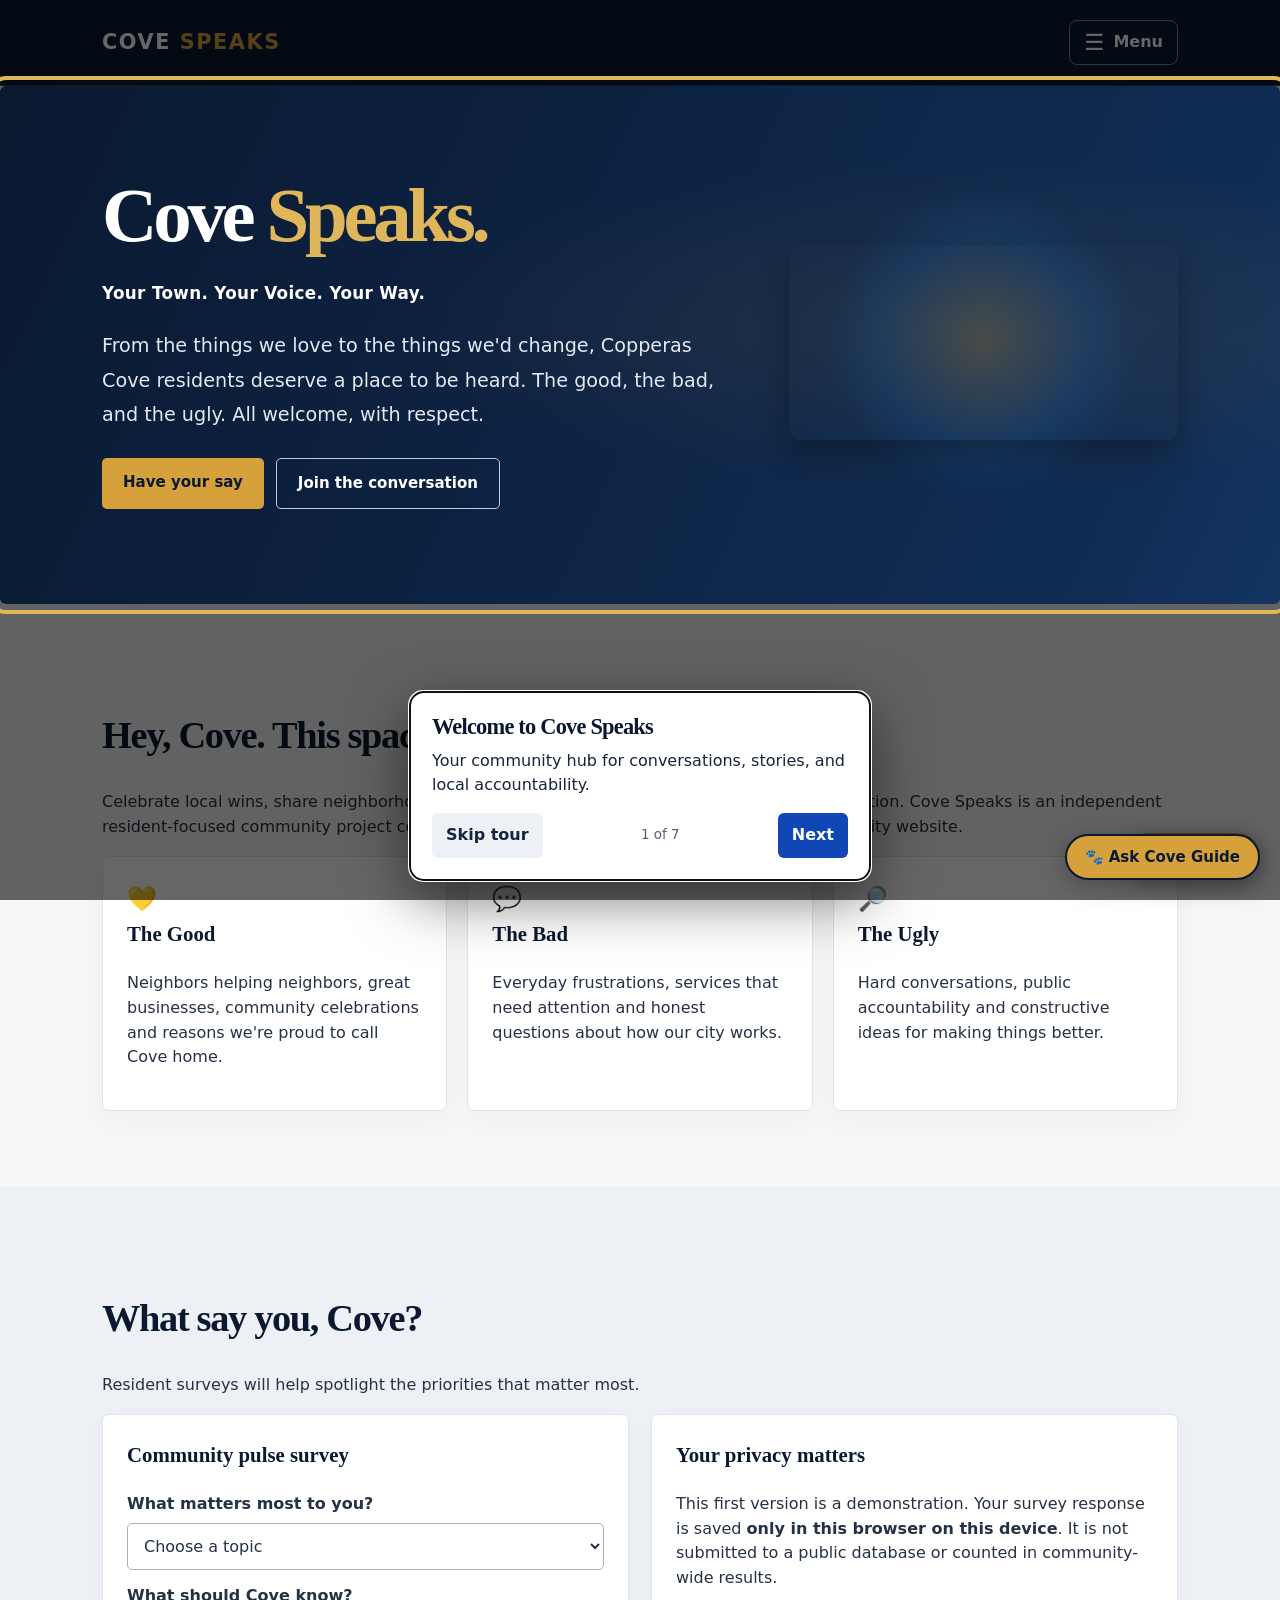
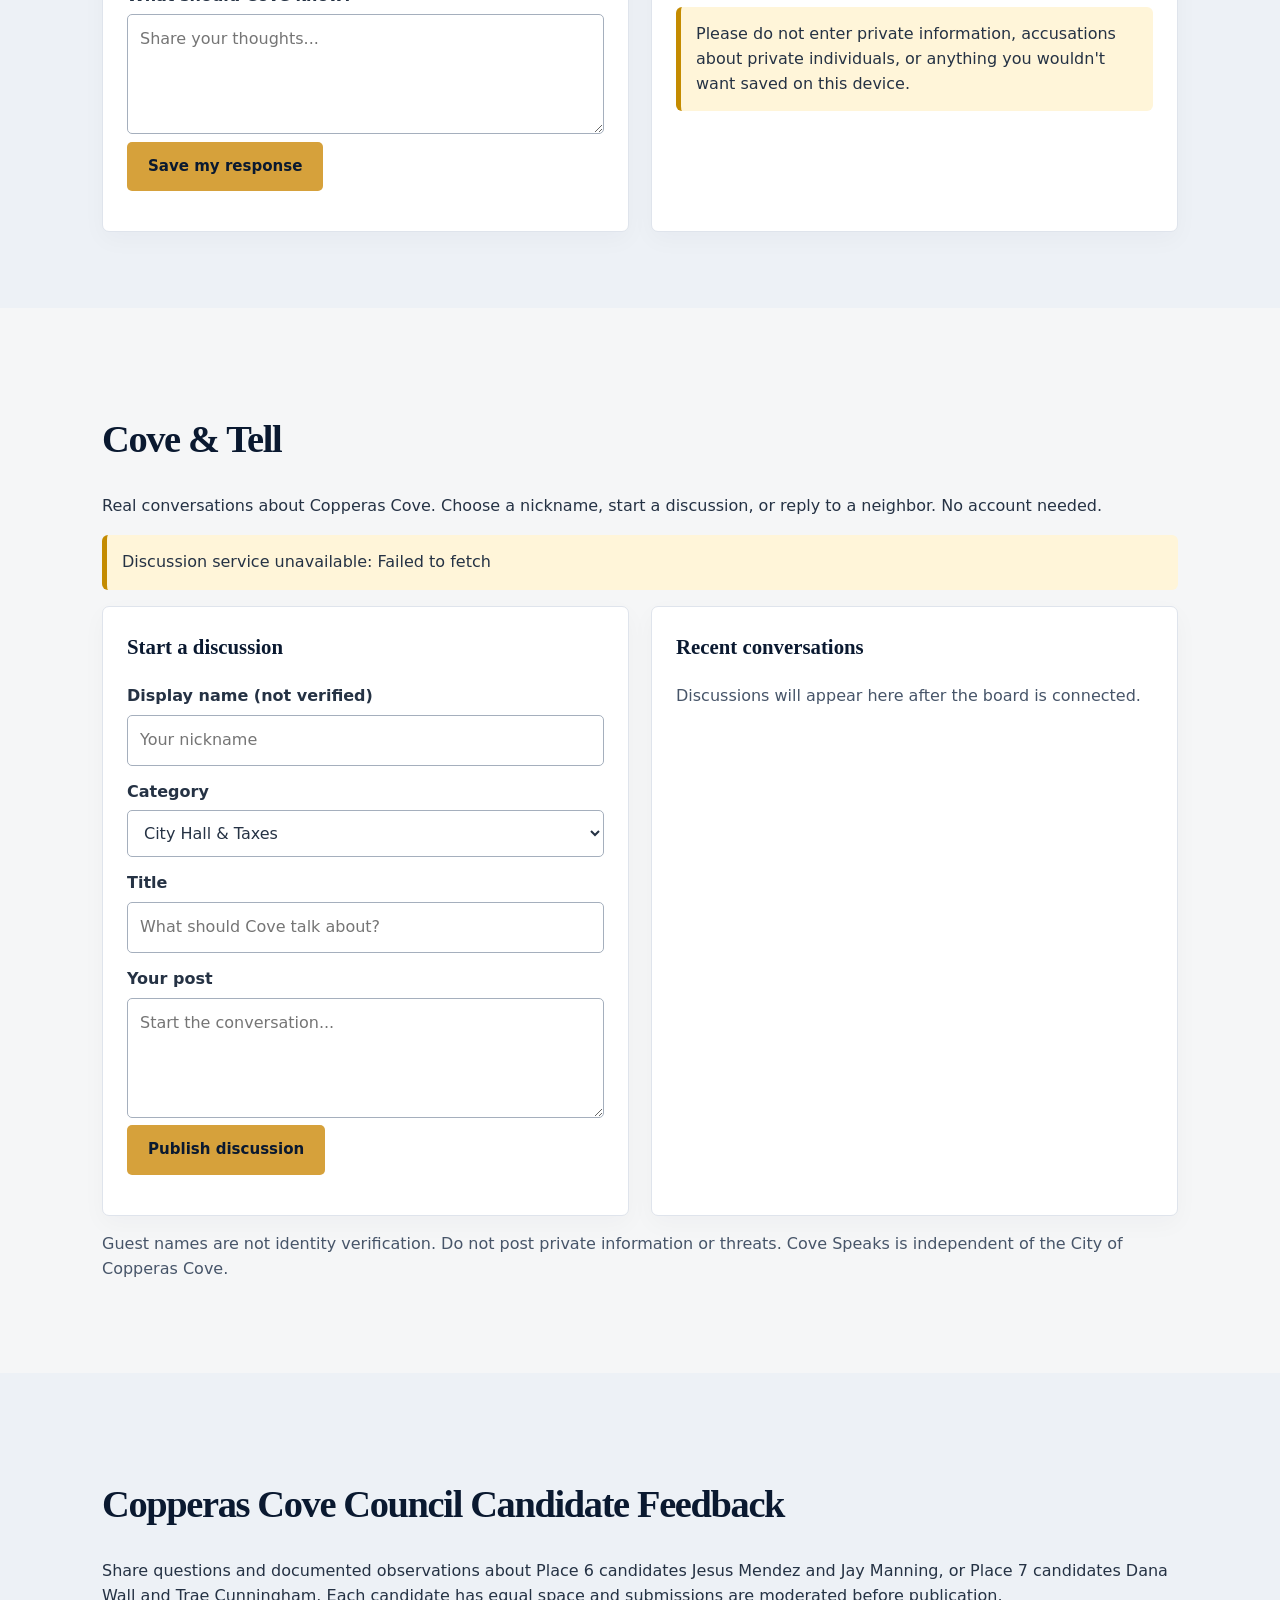
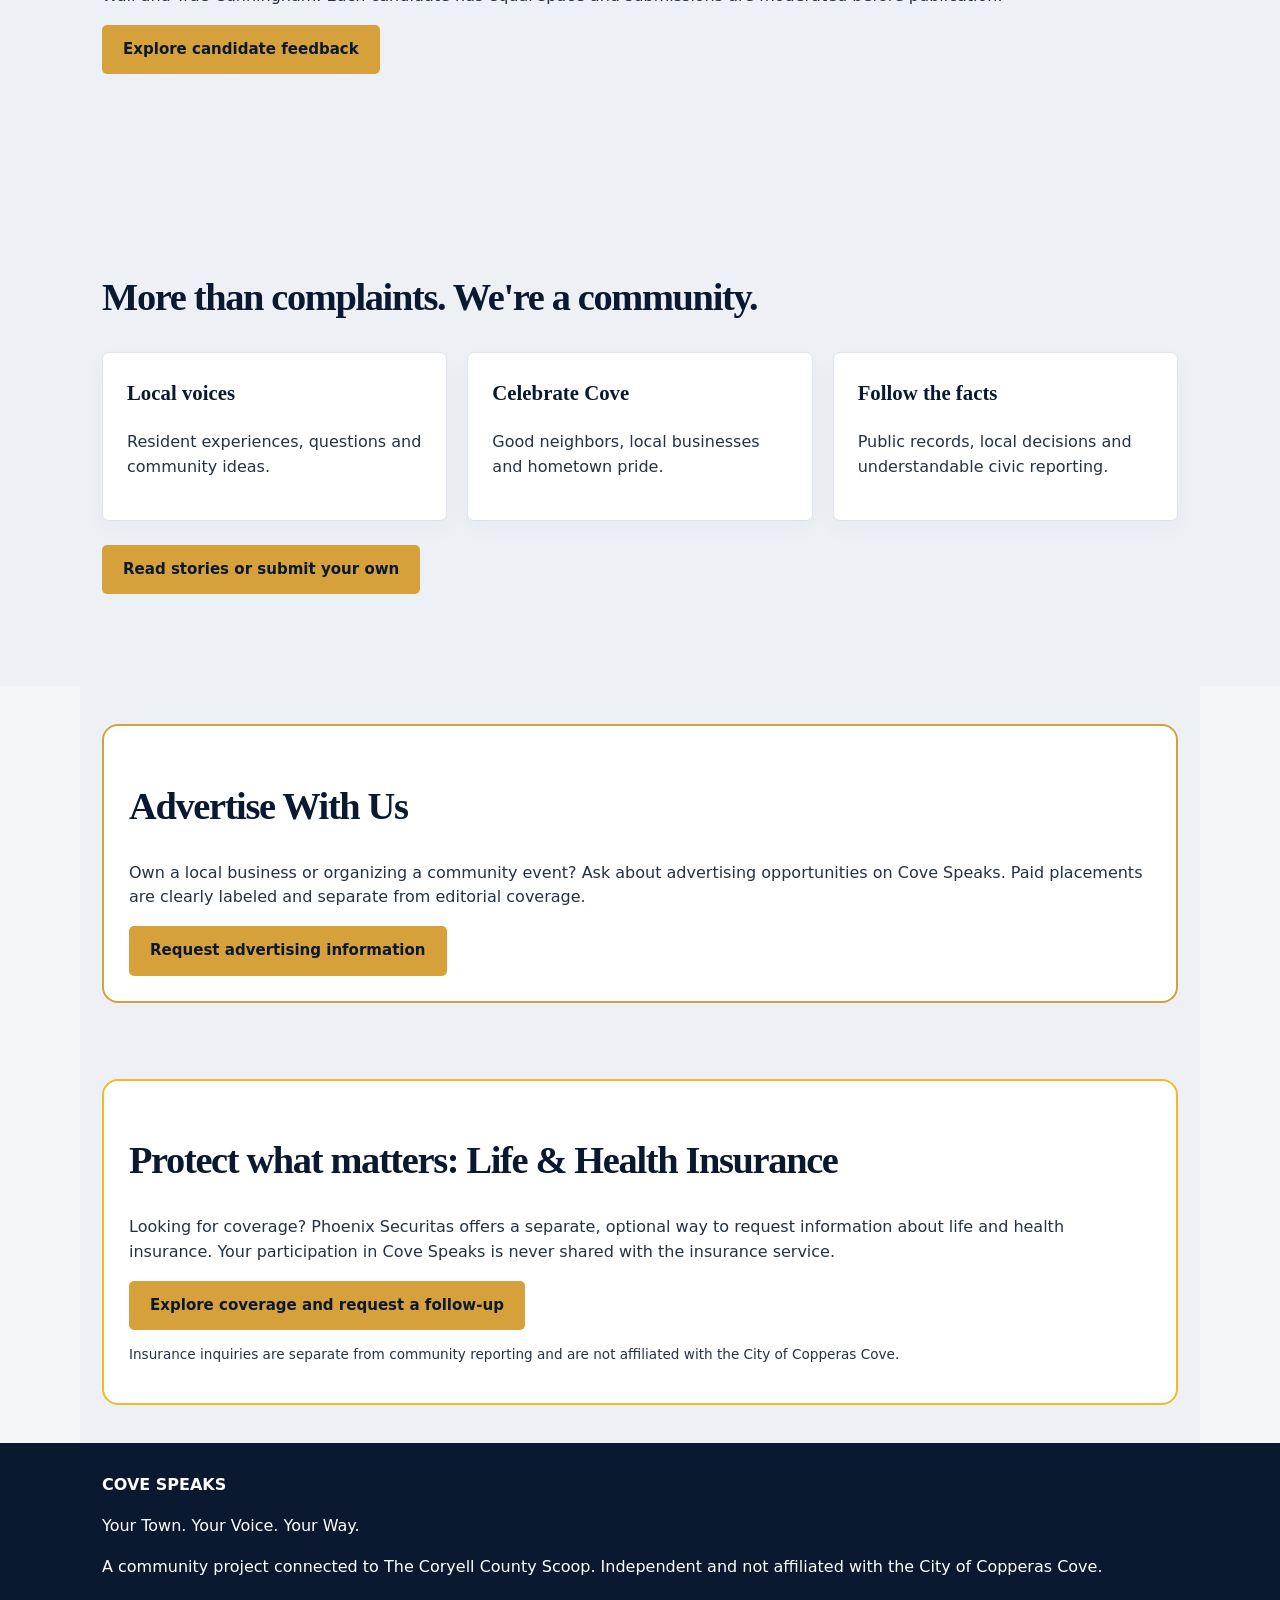
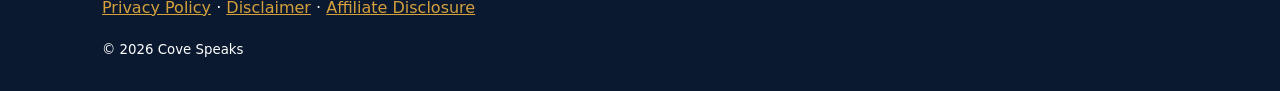
<file: index.html>
<!doctype html>
<html lang="en"><head><meta charset="utf-8"><meta name="viewport" content="width=device-width,initial-scale=1"><meta name="theme-color" content="#1046B5"><meta name="description" content="Cove Speaks: your town, your voice, your way. A community space for Copperas Cove residents."><title>Cove Speaks | Your Town. Your Voice.</title>
<style>
:root{--blue:#1046b5;--navy:#081b43;--gold:#f4b928;--paper:#fafaf7;--ink:#252b36}*{box-sizing:border-box}html{scroll-behavior:smooth}body{margin:0;font:17px/1.55 system-ui,-apple-system,Segoe UI,sans-serif;background:var(--paper);color:var(--ink)}a{color:#063b9c}a:focus-visible,button:focus-visible,input:focus-visible,textarea:focus-visible{outline:3px solid #d18a00;outline-offset:3px}.wrap{max-width:1120px;margin:auto;padding:0 22px}header{background:var(--navy);color:white}header .wrap{display:flex;align-items:center;justify-content:space-between;gap:15px;flex-wrap:wrap;padding-top:14px;padding-bottom:14px}.brand{font-size:1.6rem;font-weight:900;color:white;text-decoration:none;letter-spacing:-.03em}.brand span{color:var(--gold)}nav{display:flex;flex-wrap:wrap;gap:16px}nav a{color:white;font-weight:650;text-decoration:none}nav a:hover{text-decoration:underline}.hero{background:linear-gradient(135deg,#1046b5,#081b43);color:white;padding:70px 0}.hero .wrap{display:grid;grid-template-columns:1.4fr 1fr;align-items:center;gap:30px}h1{font-size:clamp(2.6rem,6vw,5.4rem);line-height:1.05;margin:0 0 18px}h2{font-size:clamp(1.7rem,3vw,2.4rem);line-height:1.2;color:var(--navy)}.hero p{font-size:1.2rem;max-width:620px}.gold{color:var(--gold)}.mascot{display:grid;place-items:center;min-height:300px;border:5px solid var(--gold);border-radius:45% 45% 32% 32%;background:#ffffff18;text-align:center}.mascot .dog{font-size:clamp(6rem,16vw,12rem);line-height:1}.mascot strong{display:block;color:var(--gold);font-size:1.4rem}.btn{display:inline-block;border:0;border-radius:12px;padding:13px 20px;background:var(--gold);color:var(--navy);font:inherit;font-weight:800;text-decoration:none;cursor:pointer}.btn:hover{filter:brightness(.94)}.btn.secondary{background:white;color:var(--blue)}.actions{display:flex;flex-wrap:wrap;gap:12px;margin-top:25px}section{padding:56px 0}.cards{display:grid;grid-template-columns:repeat(3,1fr);gap:20px}.card{background:white;border:1px solid #d9dfeb;border-radius:18px;padding:24px;box-shadow:0 6px 18px #081b4310}.card h3{margin-top:0;color:var(--navy);font-size:1.4rem}.icon{font-size:2rem}fieldset{border:0;padding:0;margin:0}label{display:block;font-weight:700;margin:14px 0 6px}input,textarea,select{width:100%;padding:12px;border:2px solid #8997ae;border-radius:9px;background:white;color:var(--ink);font:inherit}textarea{min-height:120px}.note{background:#fff5d9;border-left:5px solid #c48b00;padding:15px;border-radius:6px}.muted{color:#475569}.two{display:grid;grid-template-columns:1fr 1fr;gap:22px}footer{background:var(--navy);color:white;padding:30px 0}footer a{color:var(--gold)}.status{font-weight:700;margin-top:12px}@media(max-width:760px){.hero .wrap,.cards,.two{grid-template-columns:1fr}.hero{padding:45px 0}.mascot{min-height:220px}header .wrap{align-items:flex-start}}@media(prefers-reduced-motion:reduce){html{scroll-behavior:auto}}

/* Editorial redesign */
:root{--blue:#174a99;--navy:#0a1930;--gold:#d6a13b;--paper:#f5f6f7;--ink:#253244}body{font-family:Inter,ui-sans-serif,system-ui,-apple-system,Segoe UI,sans-serif;font-size:16px}header{background:#0a1930;border-bottom:1px solid #ffffff24}header .wrap{padding-top:20px;padding-bottom:20px}.brand{font-size:1.3rem;letter-spacing:.075em}nav{gap:27px}nav a{font-size:.91rem;font-weight:550;color:#e9edf5}.hero{background:linear-gradient(110deg,#0a1930 0%,#102c54 65%,#143c74 100%);padding:90px 0 95px}.hero .wrap{grid-template-columns:1.35fr .85fr;gap:70px}.hero h1{font-family:Georgia,Times New Roman,serif;font-size:clamp(3.7rem,6vw,6.5rem);font-weight:700;letter-spacing:-.055em}.hero p{color:#e2e9f3;line-height:1.8}.hero p strong{color:#fff;font-size:1.05rem;letter-spacing:.02em}.hero .gold{color:#e0b65b}.btn{border-radius:5px;padding:13px 21px;background:#d6a13b;color:#0a1930;font-size:.94rem}.btn.secondary{background:transparent;color:#fff;border:1px solid #b9c9e0}.mascot{border:0;border-radius:0;background:transparent;min-height:330px}.crest{width:min(330px,100%);aspect-ratio:1;border:2px solid #d6a13b;border-radius:50%;display:flex;flex-direction:column;justify-content:center;align-items:center;gap:15px;box-shadow:0 0 0 10px #d6a13b16,0 0 0 11px #d6a13b55;background:radial-gradient(circle at center,#1b477c,#091b36)}.crest-top,.crest-bottom{font-size:.7rem;font-weight:750;letter-spacing:.17em;color:#f2d18a}.crest-center{font-family:Georgia,serif;font-size:7rem;line-height:1;font-weight:700;color:white;text-shadow:3px 4px 0 #d6a13b}.crest-bottom{font-size:.58rem}.mascot strong{display:none}section{padding:76px 0}h2{font-family:Georgia,Times New Roman,serif;letter-spacing:-.035em}.card{border-radius:7px;border:1px solid #dfe4ec;box-shadow:0 8px 25px #0a193008}.card h3{font-family:Georgia,serif;font-size:1.3rem}.icon{font-size:1.5rem}section[style]{background:#edf1f6!important}input,textarea,select{border-radius:5px;border:1px solid #a5afbd}footer{background:#0a1930}@media(max-width:760px){.hero .wrap{grid-template-columns:1fr;gap:36px}.hero{padding:60px 0}.mascot{min-height:250px}.crest{width:230px}.crest-center{font-size:5rem}nav{gap:13px}}
.bulldog-badge{display:block;width:min(100%,420px);height:auto;object-fit:contain;filter:drop-shadow(0 14px 30px #0004)}.mascot{min-height:0;display:flex;align-items:center;justify-content:center}@media(max-width:760px){.bulldog-badge{width:min(100%,310px)}}

/* Subtle, accessible hero motion */
@keyframes heroReveal{from{opacity:0;transform:translateY(22px)}to{opacity:1;transform:translateY(0)}}
@keyframes badgeFloat{0%,100%{transform:translateY(0) rotate(-1deg)}50%{transform:translateY(-12px) rotate(1deg)}}
@keyframes badgeGlow{0%,100%{opacity:.38;transform:scale(.95)}50%{opacity:.7;transform:scale(1.06)}}
@keyframes lightDrift{from{background-position:0% 50%}to{background-position:100% 50%}}
.hero{position:relative;isolation:isolate;overflow:hidden;background:linear-gradient(115deg,#0a1930 0%,#102c54 48%,#19457b 70%,#0d2448 100%);background-size:180% 180%;animation:lightDrift 18s ease-in-out infinite alternate}
.hero::before{content:"";position:absolute;inset:0;z-index:-1;pointer-events:none;background:radial-gradient(ellipse at 76% 46%,#d6a13b1a,transparent 42%)}
.hero h1{animation:heroReveal .8s ease-out both}
.hero p{animation:heroReveal .85s ease-out .14s both}
.hero .actions{animation:heroReveal .85s ease-out .3s both}
.hero .mascot{position:relative;animation:heroReveal .9s ease-out .2s both}
.hero .mascot::before{content:"";position:absolute;z-index:-1;width:80%;aspect-ratio:1;border-radius:50%;background:radial-gradient(circle,#d6a13b36 0%,#1d6cb52a 48%,transparent 72%);animation:badgeGlow 6s ease-in-out infinite}
.hero .bulldog-badge{animation:badgeFloat 6s ease-in-out infinite;will-change:transform}
@media(prefers-reduced-motion:reduce){.hero,.hero h1,.hero p,.hero .actions,.hero .mascot,.hero .mascot::before,.hero .bulldog-badge{animation:none!important;transform:none!important}}
.discussion-item{border-bottom:1px solid #dfe4ec;padding:14px 0}.discussion-item p{margin:6px 0;overflow-wrap:anywhere}.discussion-link{display:block;border:0;padding:4px 0;background:none;color:#174a99;font:inherit;font-weight:700;text-align:left;cursor:pointer;text-decoration:underline}#discussion-detail[hidden]{display:none}
.report-link{border:0;background:transparent;color:#6a3640;text-decoration:underline;cursor:pointer;padding:6px 0;font:inherit;font-size:.83rem}

/* Cove Speaks entrance: falling paw prints and accessible sound control */
#paw-rain{position:fixed;inset:0;pointer-events:none;overflow:hidden;z-index:2147483000}.falling-paw{position:absolute;top:-70px;color:#d6a13b;opacity:0;font-size:var(--paw-size,30px);font-family:'Apple Color Emoji','Segoe UI Emoji',sans-serif;filter:drop-shadow(0 2px 2px #07132655);animation:pawFall var(--paw-duration,5s) linear var(--paw-delay,0s) forwards}@keyframes pawFall{0%{transform:translate3d(0,-30px,0) rotate(-35deg);opacity:0}12%{opacity:.8}85%{opacity:.75}100%{transform:translate3d(var(--paw-drift,40px),110vh,0) rotate(85deg);opacity:0}}#welcome-sound{position:fixed;right:18px;bottom:18px;z-index:2147483001;border:2px solid #d6a13b;background:#0a1930;color:white;border-radius:999px;padding:11px 17px;font:700 14px system-ui;box-shadow:0 6px 24px #0004;cursor:pointer}#welcome-sound:focus-visible{outline:3px solid #d6a13b;outline-offset:3px}@media(prefers-reduced-motion:reduce){.falling-paw{animation:none;opacity:.65;top:15vh}}
.hero-video{display:block;width:100%;max-width:480px;height:auto;max-height:430px;object-fit:contain;border-radius:12px;box-shadow:0 12px 32px #0005}@media(max-width:760px){.hero-video{max-width:100%;max-height:none}}@media(prefers-reduced-motion:reduce){.hero-video{animation:none}}
/* Collapsible navigation and first-visit tour */
header .wrap{flex-wrap:nowrap;position:relative}#main-nav{display:none;position:absolute;z-index:60;top:calc(100% - 1px);right:22px;width:min(330px,calc(100vw - 44px));background:#0a1930;border:1px solid #ffffff40;border-radius:0 0 12px 12px;box-shadow:0 15px 30px #0005;padding:12px;flex-direction:column;gap:0}#main-nav.open{display:flex}#main-nav a{display:block;padding:12px 14px;border-radius:6px}#main-nav a:hover,#main-nav a:focus-visible{background:#ffffff20}.menu-toggle{display:flex;align-items:center;gap:9px;padding:9px 14px;background:transparent;border:1px solid #ffffff75;border-radius:8px;color:white;font:inherit;font-weight:700;cursor:pointer}.menu-toggle span:first-child{font-size:1.4rem;line-height:1}.tour-launch{position:fixed;bottom:20px;right:20px;z-index:65;background:#d6a13b;color:#0a1930;border:0;border-radius:30px;padding:11px 17px;font:inherit;font-weight:800;box-shadow:0 4px 20px #0004;cursor:pointer}.tour-overlay{position:fixed;inset:0;background:#0009;z-index:100;display:none}.tour-overlay.active{display:block}.tour-highlight{position:relative!important;z-index:101!important;outline:4px solid #e0b65b;outline-offset:6px;border-radius:6px;background-color:#102c54}.tour-dialog{position:fixed;z-index:102;bottom:20px;left:50%;transform:translateX(-50%);width:min(460px,calc(100vw - 32px));padding:22px;background:white;color:#17243a;border-radius:14px;box-shadow:0 18px 60px #0008;display:none}.tour-dialog.active{display:block}.tour-dialog h2{font-size:1.4rem;margin:0 0 8px}.tour-dialog p{margin:0 0 15px}.tour-actions{display:flex;justify-content:space-between;gap:10px;align-items:center}.tour-actions button{border:0;border-radius:6px;padding:10px 14px;font:inherit;font-weight:700;cursor:pointer}.tour-next{background:#1046b5;color:white}.tour-skip{background:#edf1f6;color:#17243a}.tour-counter{font-size:.84rem;color:#536176}@media(max-width:760px){header .wrap{align-items:center}#main-nav{right:22px}.tour-dialog{bottom:12px;padding:17px}}
</style><link rel="stylesheet" href="/cove-guide.css"></head>
<body><a href="#main" style="position:absolute;left:-9999px" onfocus="this.style.left='10px'" onblur="this.style.left='-9999px'">Skip to content</a>
<header><div class="wrap"><a class="brand" href="#">COVE <span>SPEAKS</span></a><button id="menu-toggle" class="menu-toggle" type="button" aria-label="Open navigation menu" aria-expanded="false" aria-controls="main-nav"><span aria-hidden="true">☰</span><span>Menu</span></button><nav id="main-nav" aria-label="Main navigation"><a href="#about">About</a><a href="/survey.html">City Survey</a><a href="#forum">Community</a><a href="/halls.html">Hall of Fame & Shame</a><a href="/candidates.html">Council Candidates</a><a href="/stories.html">Stories</a><a href="/advertise.html">Advertise With Us</a><a href="/insurance.html">Life & Health Insurance</a></nav></div></header>
<div id="tour-overlay" class="tour-overlay" aria-hidden="true"></div><div id="tour-dialog" class="tour-dialog" role="dialog" aria-modal="true" aria-labelledby="tour-title" aria-describedby="tour-description" tabindex="-1"><h2 id="tour-title"></h2><p id="tour-description"></p><div class="tour-actions"><button type="button" id="tour-skip" class="tour-skip">Skip tour</button><span id="tour-counter" class="tour-counter"></span><button type="button" id="tour-next" class="tour-next">Next</button></div></div><button id="tour-launch" class="tour-launch" type="button">Take a tour</button><main id="main"><div class="hero" id="home-hero"><div class="wrap"><div><h1>Cove <span class="gold">Speaks.</span></h1><p><strong>Your Town. Your Voice. Your Way.</strong></p><p>From the things we love to the things we'd change, Copperas Cove residents deserve a place to be heard. The good, the bad, and the ugly. All welcome, with respect.</p><div class="actions"><a class="btn" href="/survey.html">Have your say</a><a class="btn secondary" href="#forum">Join the conversation</a></div></div><div class="mascot"><video class="hero-video" autoplay muted loop playsinline preload="metadata" aria-label="Cove Speaks welcome video"><source src="/generated_video%20%282%29.mp4" type="video/mp4">Your browser does not support video playback.</video></div></div></div>
<section id="about"><div class="wrap"><h2>Hey, Cove. This space is yours.</h2><p>Celebrate local wins, share neighborhood concerns, ask questions and help shape the conversation. Cove Speaks is an independent resident-focused community project connected to <strong>The Coryell County Scoop</strong>, not an official city website.</p><div class="cards"><article class="card"><div class="icon" aria-hidden="true">💛</div><h3>The Good</h3><p>Neighbors helping neighbors, great businesses, community celebrations and reasons we're proud to call Cove home.</p></article><article class="card"><div class="icon" aria-hidden="true">💬</div><h3>The Bad</h3><p>Everyday frustrations, services that need attention and honest questions about how our city works.</p></article><article class="card"><div class="icon" aria-hidden="true">🔎</div><h3>The Ugly</h3><p>Hard conversations, public accountability and constructive ideas for making things better.</p></article></div></div></section>
<section id="surveys" style="background:#eaf0fc"><div class="wrap"><h2>What say you, Cove?</h2><p>Resident surveys will help spotlight the priorities that matter most.</p><div class="two"><div class="card"><h3>Community pulse survey</h3><form id="survey"><label for="priority">What matters most to you?</label><select id="priority" required><option value="">Choose a topic</option><option>Roads and sidewalks</option><option>Water and utilities</option><option>Property taxes and spending</option><option>Schools and families</option><option>Local businesses</option><option>Parks and recreation</option><option>Something else</option></select><label for="feedback">What should Cove know?</label><textarea id="feedback" maxlength="1500" required placeholder="Share your thoughts..."></textarea><button class="btn" type="submit">Save my response</button><p id="survey-status" class="status" role="status"></p></form></div><div class="card"><h3>Your privacy matters</h3><p>This first version is a demonstration. Your survey response is saved <strong>only in this browser on this device</strong>. It is not submitted to a public database or counted in community-wide results.</p><p class="note">Please do not enter private information, accusations about private individuals, or anything you wouldn't want saved on this device.</p></div></div></div></section>
<section id="forum"><div class="wrap"><h2>Cove &amp; Tell</h2><p>Real conversations about Copperas Cove. Choose a nickname, start a discussion, or reply to a neighbor. No account needed.</p><p class="note" id="board-notice" role="status">The community board is being connected. Posting will open once the Cloudflare database and security checks are ready.</p><div class="two"><div class="card"><h3>Start a discussion</h3><form id="discussion-form"><label for="display-name">Display name (not verified)</label><input id="display-name" maxlength="40" minlength="2" required autocomplete="nickname" placeholder="Your nickname"><label for="discussion-category">Category</label><select id="discussion-category" required><option>City Hall &amp; Taxes</option><option>Schools &amp; Families</option><option>Roads &amp; Utilities</option><option>Local Businesses</option><option>Community Life</option></select><label for="discussion-title">Title</label><input id="discussion-title" maxlength="120" minlength="5" required placeholder="What should Cove talk about?"><label for="discussion-body">Your post</label><textarea id="discussion-body" maxlength="3000" minlength="10" required placeholder="Start the conversation..."></textarea><div id="discussion-captcha"></div><button class="btn" id="discussion-submit" type="submit" disabled>Posting coming soon</button><p id="discussion-status" class="status" role="status"></p></form></div><div class="card"><h3>Recent conversations</h3><div id="discussion-feed" aria-live="polite"><p class="muted">Discussions will appear here after the board is connected.</p></div></div></div><div class="card" id="discussion-detail" hidden style="margin-top:22px"><h3 id="detail-title"></h3><p id="detail-body"></p><div id="reply-feed"></div><h4>Reply to this discussion</h4><form id="reply-form"><label for="reply-name">Display name</label><input id="reply-name" maxlength="40" minlength="2" required><label for="reply-body">Your reply</label><textarea id="reply-body" maxlength="2000" required></textarea><div id="reply-captcha"></div><button class="btn" id="reply-submit" type="submit" disabled>Reply</button><p id="reply-status" role="status"></p></form></div><p class="muted">Guest names are not identity verification. Do not post private information or threats. Cove Speaks is independent of the City of Copperas Cove.</p></div></section>
<section id="candidate-feedback" style="background:#fff"><div class="wrap"><h2>Copperas Cove Council Candidate Feedback</h2><p>Share questions and documented observations about Place 6 candidates Jesus Mendez and Jay Manning, or Place 7 candidates Dana Wall and Trae Cunningham. Each candidate has equal space and submissions are moderated before publication.</p><p><a class="btn" href="/candidates.html">Explore candidate feedback</a></p></div></section><section id="stories" style="background:#eaf0fc"><div class="wrap"><h2>More than complaints. We're a community.</h2><div class="cards"><article class="card"><h3>Local voices</h3><p>Resident experiences, questions and community ideas.</p></article><article class="card"><h3>Celebrate Cove</h3><p>Good neighbors, local businesses and hometown pride.</p></article><article class="card"><h3>Follow the facts</h3><p>Public records, local decisions and understandable civic reporting.</p></article></div><p style="margin-top:24px"><a class="btn" href="/stories.html">Read stories or submit your own</a></p></div></section><section class="wrap" aria-labelledby="advertise-heading" style="padding:38px 22px"><div style="border:2px solid #d6a13b;border-radius:16px;padding:25px;background:#fff"><h2 id="advertise-heading">Advertise With Us</h2><p>Own a local business or organizing a community event? Ask about advertising opportunities on Cove Speaks. Paid placements are clearly labeled and separate from editorial coverage.</p><a class="btn" href="/advertise.html">Request advertising information</a></div></section><section class="wrap" aria-labelledby="insurance-heading" style="padding:38px 22px"><div style="border:2px solid #f4b928;border-radius:16px;padding:25px;background:white"><h2 id="insurance-heading">Protect what matters: Life & Health Insurance</h2><p>Looking for coverage? Phoenix Securitas offers a separate, optional way to request information about life and health insurance. Your participation in Cove Speaks is never shared with the insurance service.</p><a class="btn" href="/insurance.html">Explore coverage and request a follow-up</a><p style="font-size:.85rem">Insurance inquiries are separate from community reporting and are not affiliated with the City of Copperas Cove.</p></div></section></main>
<footer><div class="wrap"><strong>COVE SPEAKS</strong><p>Your Town. Your Voice. Your Way.</p><p>A community project connected to The Coryell County Scoop. Independent and not affiliated with the City of Copperas Cove.</p><p><a href="/privacy.html">Privacy Policy</a> · <a href="/disclaimer.html">Disclaimer</a> · <a href="/affiliates.html">Affiliate Disclosure</a></p><small>© 2026 Cove Speaks</small></div></footer>
<script>
const $=id=>document.getElementById(id);
const read=key=>{try{return JSON.parse(localStorage.getItem(key)||'[]')}catch{return []}};
$('survey').addEventListener('submit',e=>{e.preventDefault();const entries=read('cove_surveys');entries.push({priority:$('priority').value,feedback:$('feedback').value});localStorage.setItem('cove_surveys',JSON.stringify(entries));$('survey-status').textContent='Saved in this browser only. Thank you for speaking up!';e.target.reset()});
/* Set both values after the Cloudflare Worker and Turnstile widget are deployed. */
const DISCUSSION_API='https://covespeaks-api.truewolfflix777.workers.dev';
const TURNSTILE_SITE_KEY='0x4AAAAAAF31k1SBQbLu193m';
let selectedDiscussion=null;
const boardReady=Boolean(DISCUSSION_API&&TURNSTILE_SITE_KEY);
const node=(tag,text)=>{const el=document.createElement(tag);el.textContent=text;return el};
const request=async(path,options={})=>{const response=await fetch(DISCUSSION_API+path,{credentials:'include',...options,headers:{'Content-Type':'application/json',...(options.headers||{})}});const data=await response.json();if(!response.ok)throw Error(data.error||'Request failed');return data};
const captchaWidgets={};
const token=id=>captchaWidgets[id]!==undefined?(window.turnstile?.getResponse(captchaWidgets[id])||''):'';
function renderCaptcha(){if(!boardReady||!window.turnstile)return;for(const id of ['discussion-captcha','reply-captcha'])captchaWidgets[id]=window.turnstile.render('#'+id,{sitekey:TURNSTILE_SITE_KEY});}
async function loadDiscussions(){if(!boardReady)return;try{const data=await request('/api/discussions');const feed=$('discussion-feed');feed.replaceChildren();if(!data.discussions.length)feed.append(node('p','No discussions yet. Start the first one!'));for(const d of data.discussions){const box=document.createElement('article');box.className='discussion-item';box.append(node('small',d.category+' · '+d.display_name+' · '+d.reply_count+' replies'));const btn=document.createElement('button');btn.type='button';btn.className='discussion-link';btn.textContent=d.title;btn.addEventListener('click',()=>openDiscussion(d.id));box.append(btn,node('p',d.body.slice(0,180)));const report=document.createElement('button');report.type='button';report.className='report-link';report.textContent='Report discussion';report.addEventListener('click',()=>reportContent('discussion',d.id));box.append(report);feed.append(box)}}catch(e){$('board-notice').textContent='Discussion service unavailable: '+e.message}}
async function openDiscussion(id){selectedDiscussion=id;try{const data=await request('/api/discussions/'+id);$('discussion-detail').hidden=false;$('detail-title').textContent=data.discussion.title;$('detail-body').textContent=data.discussion.body;const feed=$('reply-feed');feed.replaceChildren();for(const r of data.replies){const article=document.createElement('article');article.className='discussion-item';article.append(node('strong',r.display_name),node('p',r.body));const replyButton=node('button','Reply to this comment');replyButton.type='button';replyButton.className='discussion-link';replyButton.addEventListener('click',()=>{$('reply-body').dataset.parentId=r.id;$('reply-body').focus();$('reply-status').textContent='Replying to '+r.display_name});article.append(replyButton);const report=document.createElement('button');report.type='button';report.className='report-link';report.textContent='Report reply';report.addEventListener('click',()=>reportContent('reply',r.id));article.append(report);feed.append(article)}$('reply-submit').disabled=false;$('discussion-detail').scrollIntoView({behavior:'smooth',block:'start'})}catch(e){$('board-notice').textContent=e.message}}
async function reportContent(targetType,targetId){if(!boardReady)return;const reason=prompt('Why are you reporting this content? Please describe the concern (at least 5 characters).');if(reason===null)return;if(reason.trim().length<5){alert('Please provide a little more detail.');return}const captchaId='discussion-captcha';const turnstileToken=token(captchaId);if(!turnstileToken){alert('Complete the security check in the Start a discussion form before reporting.');$('discussion-form').scrollIntoView({behavior:'smooth'});return}try{await request('/api/reports',{method:'POST',body:JSON.stringify({targetType,targetId,reason,turnstileToken})});alert('Report received. Thank you.');window.turnstile?.reset(captchaWidgets[captchaId])}catch(e){alert('Could not send report: '+e.message);window.turnstile?.reset(captchaWidgets[captchaId])}}
async function submitPost(path,payload,statusId,form){const status=$(statusId);status.textContent='Sending...';try{await request(path,{method:'POST',body:JSON.stringify(payload)});status.textContent='Posted successfully.';form.reset();window.turnstile?.reset(captchaWidgets[path==='/api/discussions'?'discussion-captcha':'reply-captcha']);if(path==='/api/discussions')await loadDiscussions();else await openDiscussion(selectedDiscussion)}catch(e){status.textContent=e.message}}
$('discussion-form').addEventListener('submit',e=>{e.preventDefault();if(!boardReady)return;submitPost('/api/discussions',{displayName:$('display-name').value,category:$('discussion-category').value,title:$('discussion-title').value,body:$('discussion-body').value,turnstileToken:token('discussion-captcha')},'discussion-status',e.target)});
$('reply-form').addEventListener('submit',e=>{e.preventDefault();if(!boardReady||!selectedDiscussion)return;submitPost('/api/replies',{discussionId:selectedDiscussion,parentId:$('reply-body').dataset.parentId||null,displayName:$('reply-name').value,body:$('reply-body').value,turnstileToken:token('reply-captcha')},'reply-status',e.target);delete $('reply-body').dataset.parentId});
if(boardReady){$('board-notice').textContent='Community discussions are open. Be respectful and protect personal information.';$('discussion-submit').disabled=false;$('discussion-submit').textContent='Publish discussion';loadDiscussions();const script=document.createElement('script');script.src='https://challenges.cloudflare.com/turnstile/v0/api.js?render=explicit';script.onload=renderCaptcha;document.head.append(script)}
</script>

<script>
(()=>{const menu=document.getElementById('menu-toggle'),nav=document.getElementById('main-nav'),overlay=document.getElementById('tour-overlay'),dialog=document.getElementById('tour-dialog'),title=document.getElementById('tour-title'),description=document.getElementById('tour-description'),counter=document.getElementById('tour-counter'),next=document.getElementById('tour-next'),skip=document.getElementById('tour-skip'),launch=document.getElementById('tour-launch');let step=0,active=false,highlight=null,lastFocus=null;const steps=[{target:'#home-hero',title:'Welcome to Cove Speaks',description:'Your community hub for conversations, stories, and local accountability.'},{target:'#main-nav',title:'Explore the menu',description:'Find the city survey, community discussions, candidate feedback, Stories, advertising and more.',menu:true},{target:'#surveys',title:'Share what matters',description:'Explore community priorities and find the city survey.'},{target:'#forum',title:'Cove & Tell',description:'Join conversations about local issues and neighborhood life.'},{target:'#stories',title:'Community Stories',description:'Read local experiences or submit your own story for editorial review.'},{target:'#candidate-feedback',title:'Council candidates',description:'Explore moderated resident feedback about local council candidates.'},{target:'#advertise-heading',title:'Advertise With Us',description:'Local businesses and organizations can ask about advertising opportunities.'}];function setMenu(open){nav.classList.toggle('open',open);menu.setAttribute('aria-expanded',String(open));menu.setAttribute('aria-label',open?'Close navigation menu':'Open navigation menu');menu.querySelector('span').textContent=open?'✕':'☰'}menu.addEventListener('click',()=>setMenu(!nav.classList.contains('open')));document.addEventListener('click',e=>{if(!menu.contains(e.target)&&!nav.contains(e.target)&&!active)setMenu(false)});nav.addEventListener('click',e=>{if(e.target.closest('a')&&!active)setMenu(false)});function clear(){if(highlight){highlight.classList.remove('tour-highlight');highlight=null}}function show(){clear();const item=steps[step];setMenu(!!item.menu);highlight=document.querySelector(item.target);if(highlight){highlight.classList.add('tour-highlight');highlight.scrollIntoView({behavior:'instant',block:'center'})}title.textContent=item.title;description.textContent=item.description;counter.textContent=(step+1)+' of '+steps.length;next.textContent=step===steps.length-1?'Finish':'Next';dialog.focus()}function finish(){active=false;clear();overlay.classList.remove('active');dialog.classList.remove('active');setMenu(false);try{localStorage.setItem('covespeaks-tour-complete','1')}catch{}if(lastFocus?.isConnected)lastFocus.focus();else launch.focus()}function start(){if(active)return;lastFocus=document.activeElement;active=true;step=0;overlay.classList.add('active');dialog.classList.add('active');show()}next.addEventListener('click',()=>{if(step===steps.length-1)finish();else{step++;show()}});skip.addEventListener('click',finish);launch.addEventListener('click',start);document.addEventListener('keydown',e=>{if(active){if(e.key==='Escape'){finish();return}if(e.key==='Tab'){const buttons=[skip,next];if(e.shiftKey&&document.activeElement===skip){e.preventDefault();next.focus()}else if(!e.shiftKey&&document.activeElement===next){e.preventDefault();skip.focus()}}}else if(e.key==='Escape')setMenu(false)});let seen=false;try{seen=localStorage.getItem('covespeaks-tour-complete')==='1'}catch{}if(!seen)window.addEventListener('load',()=>setTimeout(start,600),{once:true});})();
</script>
<script src="/cove-guide.js" defer></script></body></html>
</file>
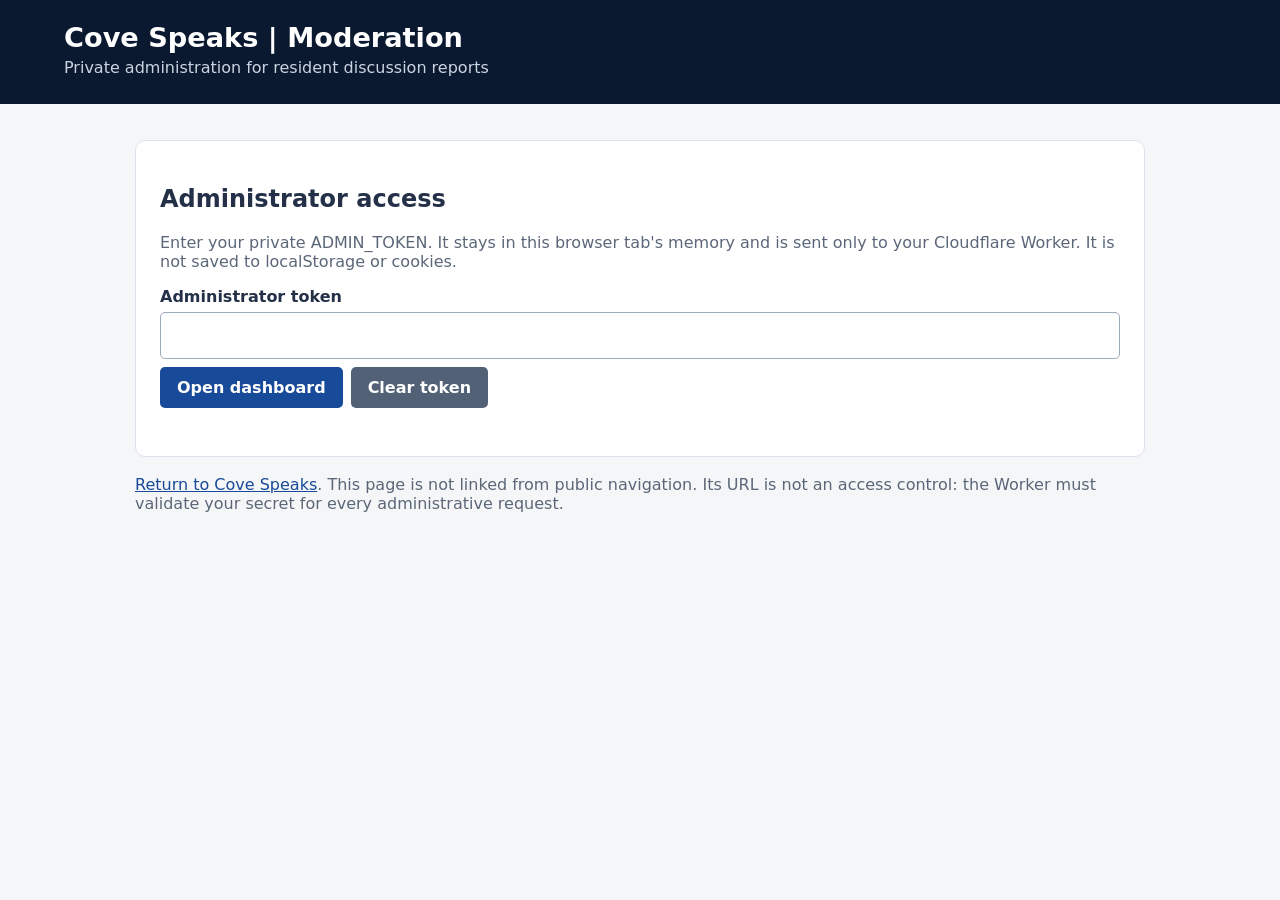
<file: admin.html>
<!doctype html>
<html lang="en"><head><meta charset="utf-8"><meta name="viewport" content="width=device-width,initial-scale=1"><meta name="robots" content="noindex,nofollow"><meta name="referrer" content="no-referrer"><title>Cove Speaks | Moderation</title><style>
:root{font-family:system-ui,-apple-system,Segoe UI,sans-serif;color:#233047;background:#f5f6f7}*{box-sizing:border-box}body{margin:0}header{background:#0a1930;color:white;padding:22px 5%}header h1{margin:0;font-size:1.7rem}header p{margin:5px 0;color:#cbd5e1}main{max-width:1050px;margin:36px auto;padding:0 20px}.panel{background:white;border:1px solid #dce2eb;border-radius:10px;padding:24px;margin:18px 0}label{display:block;font-weight:700;margin:12px 0 6px}input{width:100%;padding:13px;border:1px solid #9caabd;border-radius:5px;font:inherit}button{background:#174a99;border:0;border-radius:5px;color:white;font:inherit;font-weight:700;padding:11px 17px;cursor:pointer;margin:8px 8px 8px 0}button.secondary{background:#536176}button.danger{background:#a22734}button:disabled{opacity:.5;cursor:not-allowed}button:focus-visible,select:focus-visible,input:focus-visible{outline:3px solid #d6a13b;outline-offset:2px}select{padding:10px;border:1px solid #9caabd;border-radius:5px;margin-right:10px;font:inherit}.muted{color:#5b6779}.report{border-top:1px solid #dce2eb;padding:18px 0;overflow-wrap:anywhere}.report:first-child{border-top:0}.meta{font-size:.88rem;color:#556277}.content{background:#f5f6f7;border-left:3px solid #d6a13b;padding:12px;white-space:pre-wrap;overflow-wrap:anywhere}.pill{display:inline-block;background:#e6edf8;padding:3px 9px;border-radius:20px;font-size:.82rem}.hidden{display:none!important}.survey-stats{display:grid;grid-template-columns:repeat(auto-fit,minmax(200px,1fr));gap:12px}.survey-stat{background:#f5f6f7;border:1px solid #dce2eb;border-radius:8px;padding:14px}.survey-stat strong{display:block;font-size:1.35rem}.survey-group{border-top:1px solid #dce2eb;padding:12px 0}.survey-group h4{margin:5px 0}.survey-line{margin:6px 0}.survey-answers{display:grid;grid-template-columns:repeat(auto-fit,minmax(230px,1fr));gap:8px}.survey-answer{background:#f5f6f7;padding:9px;border-radius:6px;overflow-wrap:anywhere}.survey-answer b{display:block}.survey-stat small{font-weight:400}#status{font-weight:650}a{color:#174a99}</style></head>
<body><header><h1>Cove Speaks | Moderation</h1><p>Private administration for resident discussion reports</p></header><main><div class="panel"><h2>Administrator access</h2><p class="muted">Enter your private ADMIN_TOKEN. It stays in this browser tab's memory and is sent only to your Cloudflare Worker. It is not saved to localStorage or cookies.</p><form id="auth"><label for="token">Administrator token</label><input id="token" type="password" required autocomplete="off" spellcheck="false"><button type="submit">Open dashboard</button><button type="button" class="secondary" id="clear">Clear token</button></form><p id="status" role="status"></p></div><div class="panel hidden" id="dashboard"><nav aria-label="Moderation views"><button type="button" id="tab-posts">All Posts</button><button type="button" class="secondary" id="tab-reports">Resident Reports</button><button type="button" class="secondary" id="tab-nominations">Nominations</button><button type="button" class="secondary" id="tab-leads">Insurance Leads</button><button type="button" class="secondary" id="tab-candidates">Candidate Feedback</button><button type="button" class="secondary" id="tab-stories">Stories</button><button type="button" class="secondary" id="tab-ads">Advertising</button><button type="button" class="secondary" id="tab-surveys">City Survey</button></nav><div id="surveys-panel" class="hidden"><h2>City Survey responses</h2><p class="muted">Private survey submissions. These are voluntary responses, not a representative poll or verified unique residents. Latest 100 shown.</p><button type="button" id="refresh-surveys">Refresh survey responses</button><button type="button" id="export-surveys" class="secondary" disabled>Export loaded responses (CSV)</button><p id="survey-count" role="status"></p><p class="muted">Statistics and CSV include only the latest 100 loaded responses, not necessarily all submissions. Individual responses remain private.</p><div id="survey-summary"></div><h3>Individual responses</h3><div id="survey-items"></div></div><div id="posts-panel"><h2>All Posts</h2><p class="muted">Review all discussions and replies, including unreported and hidden content. Newest first.</p><label for="post-filter">Show</label><select id="post-filter"><option value="all">All posts</option><option value="discussion">Discussions only</option><option value="reply">Replies only</option></select><button type="button" id="refresh-posts">Refresh posts</button><div id="posts"></div><button type="button" id="more-posts" class="secondary hidden">Load more</button></div><div id="ads-panel" class="hidden"><h2>Advertising inquiries</h2><button type="button" id="refresh-ads">Refresh inquiries</button><div id="ads-items"></div></div><div id="stories-panel" class="hidden"><h2>Stories editorial review</h2><p class="muted">Review and verify submissions before publishing. Contact emails are private.</p><button type="button" id="refresh-stories">Refresh stories</button><div id="story-items"></div></div><div id="candidates-panel" class="hidden"><h2>Candidate Feedback Moderation</h2><button id="refresh-candidates" type="button">Refresh candidate feedback</button><div id="candidate-items"></div></div><div id="leads-panel" class="hidden"><h2>Opt-in insurance leads</h2><p class="muted">Private insurance inquiries only. Do not share contact details with third parties without proper authorization.</p><button id="refresh-leads" type="button">Refresh leads</button><div id="leads"></div></div><div id="nominations-panel" class="hidden"><h2>Hall nominations awaiting review</h2><p class="muted">Review facts and supporting evidence before approving public display. Rejected nominations stay private.</p><button id="refresh-nominations" type="button">Refresh nominations</button><div id="nominations"></div></div><div id="reports-panel" class="hidden"><h2>Resident reports</h2><button id="refresh" type="button">Refresh reports</button><p class="muted">Hiding a discussion removes it from public listings. Hiding a reply removes that reply from public view. Reports remain in the review list for accountability.</p><div id="reports"></div></div></div><p class="muted"><a href="/">Return to Cove Speaks</a>. This page is not linked from public navigation. Its URL is not an access control: the Worker must validate your secret for every administrative request.</p></main>
<script>
const API='https://covespeaks-api.truewolfflix777.workers.dev';let adminToken='';const $=id=>document.getElementById(id);const el=(tag,content)=>{const n=document.createElement(tag);if(content!==undefined)n.textContent=content;return n};
async function api(path,options={}){const response=await fetch(API+path,{...options,headers:{Authorization:'Bearer '+adminToken,'Content-Type':'application/json',...(options.headers||{})},credentials:'omit'});let data;try{data=await response.json()}catch{throw Error('The Worker returned an invalid response')}if(!response.ok)throw Error(data.error||'Request failed');return data}
async function loadReports(){if(!adminToken)return;$('status').textContent='Loading reports...';try{const data=await api('/api/admin/reports');$('status').textContent='Connected. '+data.reports.length+' recent reports.';const root=$('reports');root.replaceChildren();if(!data.reports.length){root.append(el('p','No reports yet.'));return}for(const item of data.reports){const box=el('article');box.className='report';const heading=el('h3',item.target_type==='discussion'?'Reported discussion':'Reported reply');box.append(heading);const meta=el('p',item.created_at+' · Status: '+item.status+' · '+item.target_type+' ID: '+item.target_id);meta.className='meta';box.append(meta,el('strong','Reason for report'),el('p',item.reason));const content=el('p',item.content);content.className='content';box.append(content);const action=el('button',item.status==='hidden'?'Restore content':'Hide content');action.className=item.status==='hidden'?'secondary':'danger';action.addEventListener('click',async()=>{const next=item.status==='hidden'?'published':'hidden';if(!confirm('Change this '+item.target_type+' to '+next+'?'))return;action.disabled=true;try{await api('/api/admin/moderate',{method:'POST',body:JSON.stringify({targetType:item.target_type,targetId:item.target_id,status:next})});await loadReports();if(!$('posts-panel').classList.contains('hidden'))await loadPosts()}catch(err){$('status').textContent=err.message;action.disabled=false}});box.append(action);root.append(box)}}catch(err){$('status').textContent='Unable to load reports: '+err.message}}
let nextOffset=0,loadingPosts=false;
function view(which){$('surveys-panel').classList.toggle('hidden',which!=='surveys');$('tab-surveys').className=which==='surveys'?'':'secondary';$('posts-panel').classList.toggle('hidden',which!=='posts');$('reports-panel').classList.toggle('hidden',which!=='reports');$('nominations-panel').classList.toggle('hidden',which!=='nominations');$('leads-panel').classList.toggle('hidden',which!=='leads');$('candidates-panel').classList.toggle('hidden',which!=='candidates');$('stories-panel').classList.toggle('hidden',which!=='stories');$('ads-panel').classList.toggle('hidden',which!=='ads');$('tab-posts').className=which==='posts'?'':'secondary';$('tab-reports').className=which==='reports'?'':'secondary';$('tab-nominations').className=which==='nominations'?'':'secondary';$('tab-leads').className=which==='leads'?'':'secondary';$('tab-candidates').className=which==='candidates'?'':'secondary';$('tab-stories').className=which==='stories'?'':'secondary';$('tab-ads').className=which==='ads'?'':'secondary'}
function postCard(item){const box=el('article');box.className='report';box.append(el('h3',item.type==='discussion'?(item.title||'Untitled discussion'):'Reply'));const meta=el('p',item.type+' · '+item.display_name+' · '+item.created_at+' · '+item.status+(item.category?' · '+item.category:''));meta.className='meta';box.append(meta);const content=el('p',item.body);content.className='content';box.append(content);if(item.type==='reply'&&item.discussion_id){const ref=el('p','Discussion ID: '+item.discussion_id);ref.className='meta';box.append(ref)}const action=el('button',item.status==='hidden'?'Restore post':'Hide post');action.className=item.status==='hidden'?'secondary':'danger';action.addEventListener('click',async()=>{const next=item.status==='hidden'?'published':'hidden';if(!confirm('Change this '+item.type+' to '+next+'?'))return;action.disabled=true;try{await api('/api/admin/moderate',{method:'POST',body:JSON.stringify({targetType:item.type,targetId:item.id,status:next})});await loadPosts();}catch(e){$('status').textContent=e.message;action.disabled=false}});box.append(action);return box}
async function loadPosts(more=false){if(!adminToken||loadingPosts)return;loadingPosts=true;try{if(!more){nextOffset=0;$('posts').replaceChildren()}$('status').textContent='Loading posts...';const data=await api('/api/admin/posts?type='+encodeURIComponent($('post-filter').value)+'&offset='+nextOffset);for(const item of data.posts)$('posts').append(postCard(item));nextOffset=data.nextOffset;$('more-posts').classList.toggle('hidden',!data.hasMore);if(!more&&!data.posts.length)$('posts').append(el('p','No posts found.'));$('status').textContent='Connected. Showing '+nextOffset+' recent posts.'}catch(e){$('status').textContent='Unable to load posts: '+e.message}finally{loadingPosts=false}}
async function loadNominations(){if(!adminToken)return;try{const data=await api('/api/admin/nominations');const root=$('nominations');root.replaceChildren();if(!data.nominations.length)root.append(el('p','No nominations yet.'));for(const item of data.nominations){const box=el('article');box.className='report';box.append(el('h3',(item.hall==='fame'?'Hall of Fame: ':'Hall of Shame: ')+item.nominee));const meta=el('p',item.role+' · '+item.created_at+' · '+item.status);meta.className='meta';box.append(meta);const detail=el('p',item.details);detail.className='content';box.append(detail);if(item.source_url){const link=el('a','Supporting source');link.href=item.source_url;link.target='_blank';link.rel='noopener noreferrer nofollow';box.append(link)}for(const [status,label,cls] of [['published','Approve and publish',''],['rejected','Reject / remove','danger'],['pending','Return to pending','secondary']]){if(status===item.status)continue;const b=el('button',label);b.className=cls;b.onclick=async()=>{if(!confirm('Set this nomination to '+status+'?'))return;b.disabled=true;try{await api('/api/admin/nominations/moderate',{method:'POST',body:JSON.stringify({id:item.id,status})});await loadNominations()}catch(e){$('status').textContent=e.message;b.disabled=false}};box.append(b)}root.append(box)}$('status').textContent='Loaded '+data.nominations.length+' nominations.'}catch(e){$('status').textContent='Unable to load nominations: '+e.message}}
async function loadLeads(){if(!adminToken)return;try{const data=await api('/api/admin/insurance-leads');const root=$('leads');root.replaceChildren();if(!data.leads.length)root.append(el('p','No insurance inquiries yet.'));for(const item of data.leads){const card=el('article');card.className='report';card.append(el('h3',item.name));const meta=el('p',item.interest+' · '+item.created_at+' · '+item.status);meta.className='meta';card.append(meta);const email=el('a',item.email);email.href='mailto:'+item.email;card.append(email);if(item.phone)card.append(el('p','Phone: '+item.phone));root.append(card)}$('status').textContent='Loaded '+data.leads.length+' insurance inquiries.'}catch(e){$('status').textContent='Unable to load insurance leads: '+e.message}}
async function loadAds(){if(!adminToken)return;try{const data=await api('/api/admin/advertising-inquiries');const root=$('ads-items');root.replaceChildren();if(!data.inquiries.length)root.append(el('p','No advertising inquiries yet.'));for(const item of data.inquiries){const card=el('article');card.className='report';card.append(el('h3',item.business_name),el('p',item.placement+' · '+item.created_at),el('p','Contact: '+item.contact_name));const email=el('a',item.email);email.href='mailto:'+item.email;card.append(email);if(item.phone)card.append(el('p','Phone: '+item.phone));card.append(el('p',item.message));root.append(card)}$('status').textContent='Advertising inquiries loaded.'}catch(e){$('status').textContent='Unable to load advertising inquiries: '+e.message}}
$('tab-ads').addEventListener('click',()=>{view('ads');loadAds()});$('refresh-ads').addEventListener('click',loadAds);
async function loadStories(){if(!adminToken)return;try{const data=await api('/api/admin/stories');const root=$('story-items');root.replaceChildren();if(!data.stories.length)root.append(el('p','No stories submitted yet.'));for(const item of data.stories){const card=el('article');card.className='report';card.append(el('h3',item.title),el('p',item.category+' · '+item.byline+' · '+item.status+' · '+item.created_at));const body=el('p',item.body);body.className='content';card.append(body);if(item.contact_email)card.append(el('p','Private contact: '+item.contact_email));if(item.source_url){const a=el('a','Supporting source');a.href=item.source_url;a.target='_blank';a.rel='noopener noreferrer';card.append(a)}if(item.status==='pending'){for(const status of ['published','rejected']){const b=el('button',status==='published'?'Publish story':'Reject story');b.type='button';if(status==='rejected')b.className='danger';b.onclick=async()=>{try{await api('/api/admin/stories/moderate',{method:'POST',body:JSON.stringify({id:item.id,status})});loadStories()}catch(e){$('status').textContent=e.message}};card.append(b)}}root.append(card)}$('status').textContent='Stories loaded.'}catch(e){$('status').textContent='Unable to load stories: '+e.message}}

const SURVEY_LABELS={roads:'Roads',water:'Water',utility_bills:'Utility bills',taxes:'Taxes',safety:'Public safety',spending:'City spending',transparency:'Transparency',parks:'Parks',quality_of_life:'Quality of life',council:'City Council',mayor:'Mayor',city_manager:'City Manager',police:'Police',fire:'Fire',public_works:'Public Works',water_department:'Water Department',wastewater:'Wastewater',streets:'Streets',sanitation:'Sanitation',parks_department:'Parks Department',planning:'Planning',finance:'Finance',municipal_court:'Municipal Court',city_secretary:'City Secretary',economic_development:'Economic Development',heard:'Feel heard by city',tax_value:'Taxes provide value',moving:'Considering moving',recall:'Recall selections',water_sewer:'Monthly water/sewer bill',property_tax:'Annual property tax',like_cove:'What residents like',dislike_cove:'What residents dislike'};
const RATING_KEYS=['roads','water','utility_bills','taxes','safety','spending','transparency','parks','quality_of_life','council','mayor','city_manager','police','fire','public_works','water_department','wastewater','streets','sanitation','parks_department','planning','finance','municipal_court','city_secretary','economic_development'];
let loadedSurveyRows=[];
function surveyLabel(key){return SURVEY_LABELS[key]||key.replace(/_/g,' ')}
function surveyValue(value){return Array.isArray(value)?value.join(', '):value===null||value===undefined?'Not answered':String(value)}
function surveyStat(title,value,detail){const c=el('div');c.className='survey-stat';c.append(el('span',title),el('strong',value));if(detail)c.append(el('small',detail));return c}
function surveyGroup(root,title,entries,denominator){const section=el('section');section.className='survey-group';section.append(el('h4',title));if(!entries.length)section.append(el('p','No answers recorded.'));for(const [answer,count] of entries){const percent=denominator?Math.round(count/denominator*100):0;const line=el('p',answer+': '+count+' ('+percent+'%)');line.className='survey-line';section.append(line)}root.append(section)}
function surveySummary(rows){const root=$('survey-summary');root.replaceChildren();if(!rows.length)return;const stats=el('div');stats.className='survey-stats';stats.append(surveyStat('Responses analysed',String(rows.length),'Latest loaded responses only'));const ratingCount=rows.reduce((n,r)=>n+RATING_KEYS.filter(k=>Number.isFinite(Number(r.answers?.[k]))&&r.answers?.[k]!==null&&r.answers?.[k]!=='').length,0);stats.append(surveyStat('Department/service ratings',String(ratingCount),'Total answered rating fields'));root.append(stats);
const heading=el('h3','Average ratings');root.append(heading);const grid=el('div');grid.className='survey-stats';for(const key of RATING_KEYS){const vals=rows.map(r=>r.answers?.[key]).filter(v=>v!==null&&v!==undefined&&v!==''&&Number.isFinite(Number(v))).map(Number);if(!vals.length)continue;const avg=vals.reduce((a,b)=>a+b,0)/vals.length;grid.append(surveyStat(surveyLabel(key),avg.toFixed(2),vals.length+' response'+(vals.length===1?'':'s')+' · original survey rating scale'))}root.append(grid);
root.append(el('h3','Question breakdowns'));for(const key of ['heard','tax_value','moving']){const values=rows.map(r=>r.answers?.[key]).filter(v=>v!==null&&v!==undefined&&v!=='');const counts=new Map();for(const v of values)counts.set(String(v),(counts.get(String(v))||0)+1);surveyGroup(root,surveyLabel(key),[...counts.entries()].sort((a,b)=>b[1]-a[1]),values.length)}
const recall=rows.map(r=>r.answers?.recall).filter(Array.isArray);const counts=new Map();for(const selections of recall){for(const name of new Set(selections.map(String)))counts.set(name,(counts.get(name)||0)+1)}surveyGroup(root,'Recall selections (multiple choices permitted)',[...counts.entries()].sort((a,b)=>b[1]-a[1]),recall.length);root.append(el('p','Recall percentages use the number of respondents who answered the recall question; totals can exceed 100%.'));
for(const key of ['water_sewer','property_tax']){const values=rows.map(r=>r.answers?.[key]).filter(v=>v!==null&&v!==undefined&&v!==''&&Number.isFinite(Number(v))).map(Number);if(!values.length)continue;const avg=values.reduce((a,b)=>a+b,0)/values.length;root.append(surveyStat('Average '+surveyLabel(key),'$'+avg.toLocaleString(undefined,{minimumFractionDigits:2,maximumFractionDigits:2}),values.length+' numeric responses · self-reported'))}
}
function csvCell(value){const text=surveyValue(value);return '"'+text.replace(/"/g,'""')+'"'}
function exportSurveyCsv(){if(!loadedSurveyRows.length)return;const keys=[...new Set(loadedSurveyRows.flatMap(r=>Object.keys(r.answers||{})))];const header=['id','created_at',...keys];const lines=[header.map(csvCell).join(',')];for(const row of loadedSurveyRows)lines.push([row.id,row.created_at,...keys.map(k=>row.answers?.[k]??'')].map(csvCell).join(','));const blob=new Blob(['\uFEFF'+lines.join('\r\n')],{type:'text/csv;charset=utf-8'});const url=URL.createObjectURL(blob);const a=document.createElement('a');a.href=url;a.download='cove-survey-latest-'+loadedSurveyRows.length+'.csv';document.body.append(a);a.click();a.remove();setTimeout(()=>URL.revokeObjectURL(url),1000)}
$('export-surveys').addEventListener('click',exportSurveyCsv);
async function loadSurveyResponses(){if(!adminToken)return;try{const data=await api('/api/admin/survey-responses');loadedSurveyRows=Array.isArray(data.responses)?data.responses:[];$('export-surveys').disabled=!loadedSurveyRows.length;$('survey-count').textContent=data.total+' total survey submissions. Showing '+loadedSurveyRows.length+' most recent.';surveySummary(loadedSurveyRows);const root=$('survey-items');root.replaceChildren();if(!loadedSurveyRows.length)root.append(el('p','No survey responses yet.'));for(const item of loadedSurveyRows){const card=el('article');card.className='report';card.append(el('h3','Survey response · '+item.created_at));const details=el('details');details.append(el('summary','View answers'));const grid=el('div');grid.className='survey-answers';for(const [key,value] of Object.entries(item.answers||{})){const field=el('div');field.className='survey-answer';field.append(el('b',surveyLabel(key)),el('span',surveyValue(value)));grid.append(field)}details.append(grid);card.append(details);root.append(card)}$('status').textContent='Survey responses loaded.'}catch(e){$('status').textContent='Unable to load surveys: '+e.message;$('survey-count').textContent='Unable to load survey responses.'}}
$('tab-surveys').addEventListener('click',()=>{view('surveys');loadSurveyResponses()});$('refresh-surveys').addEventListener('click',loadSurveyResponses);
$('tab-stories').addEventListener('click',()=>{view('stories');loadStories()});$('refresh-stories').addEventListener('click',loadStories);
async function loadCandidateFeedback(){if(!adminToken)return;try{const data=await api('/api/admin/candidate-feedback');const root=$('candidate-items');root.replaceChildren();if(!data.feedback.length)root.append(el('p','No candidate feedback submitted.'));for(const item of data.feedback){const card=el('article');card.className='report';card.append(el('h3','Place '+item.place+' · '+item.candidate));card.append(el('p',item.topic+' · '+item.status+' · '+item.created_at));const body=el('p',item.comment);body.className='content';card.append(body);if(item.source_url){const link=el('a','Public source');link.href=item.source_url;link.target='_blank';link.rel='noopener noreferrer';card.append(link)}if(item.status==='pending'){for(const status of ['published','rejected']){const b=el('button',status==='published'?'Publish':'Reject');b.type='button';if(status==='rejected')b.className='danger';b.onclick=async()=>{try{await api('/api/admin/candidate-feedback/moderate',{method:'POST',body:JSON.stringify({id:item.id,status})});loadCandidateFeedback()}catch(e){$('status').textContent=e.message}};card.append(b)}}root.append(card)}$('status').textContent='Candidate feedback loaded.'}catch(e){$('status').textContent='Unable to load candidate feedback: '+e.message}}
$('tab-candidates').addEventListener('click',()=>{view('candidates');loadCandidateFeedback()});$('refresh-candidates').addEventListener('click',loadCandidateFeedback);
$('tab-leads').addEventListener('click',()=>{view('leads');loadLeads()});$('refresh-leads').addEventListener('click',loadLeads);
$('tab-nominations').addEventListener('click',()=>{view('nominations');loadNominations()});$('refresh-nominations').addEventListener('click',loadNominations);
$('tab-posts').addEventListener('click',()=>{view('posts');loadPosts()});$('tab-reports').addEventListener('click',()=>{view('reports');loadReports()});$('refresh-posts').addEventListener('click',()=>loadPosts());$('post-filter').addEventListener('change',()=>loadPosts());$('more-posts').addEventListener('click',()=>loadPosts(true));
$('auth').addEventListener('submit',e=>{e.preventDefault();adminToken=$('token').value.trim();$('token').value='';$('dashboard').classList.remove('hidden');view('posts');loadPosts()});$('clear').addEventListener('click',()=>{adminToken='';loadedSurveyRows=[];$('survey-summary').replaceChildren();$('survey-items').replaceChildren();$('survey-count').textContent='';$('export-surveys').disabled=true;$('token').value='';$('dashboard').classList.add('hidden');$('posts').replaceChildren();$('reports').replaceChildren();$('leads').replaceChildren();$('status').textContent='Token cleared from this tab.'});$('refresh').addEventListener('click',loadReports);
</script></body></html>
</file>
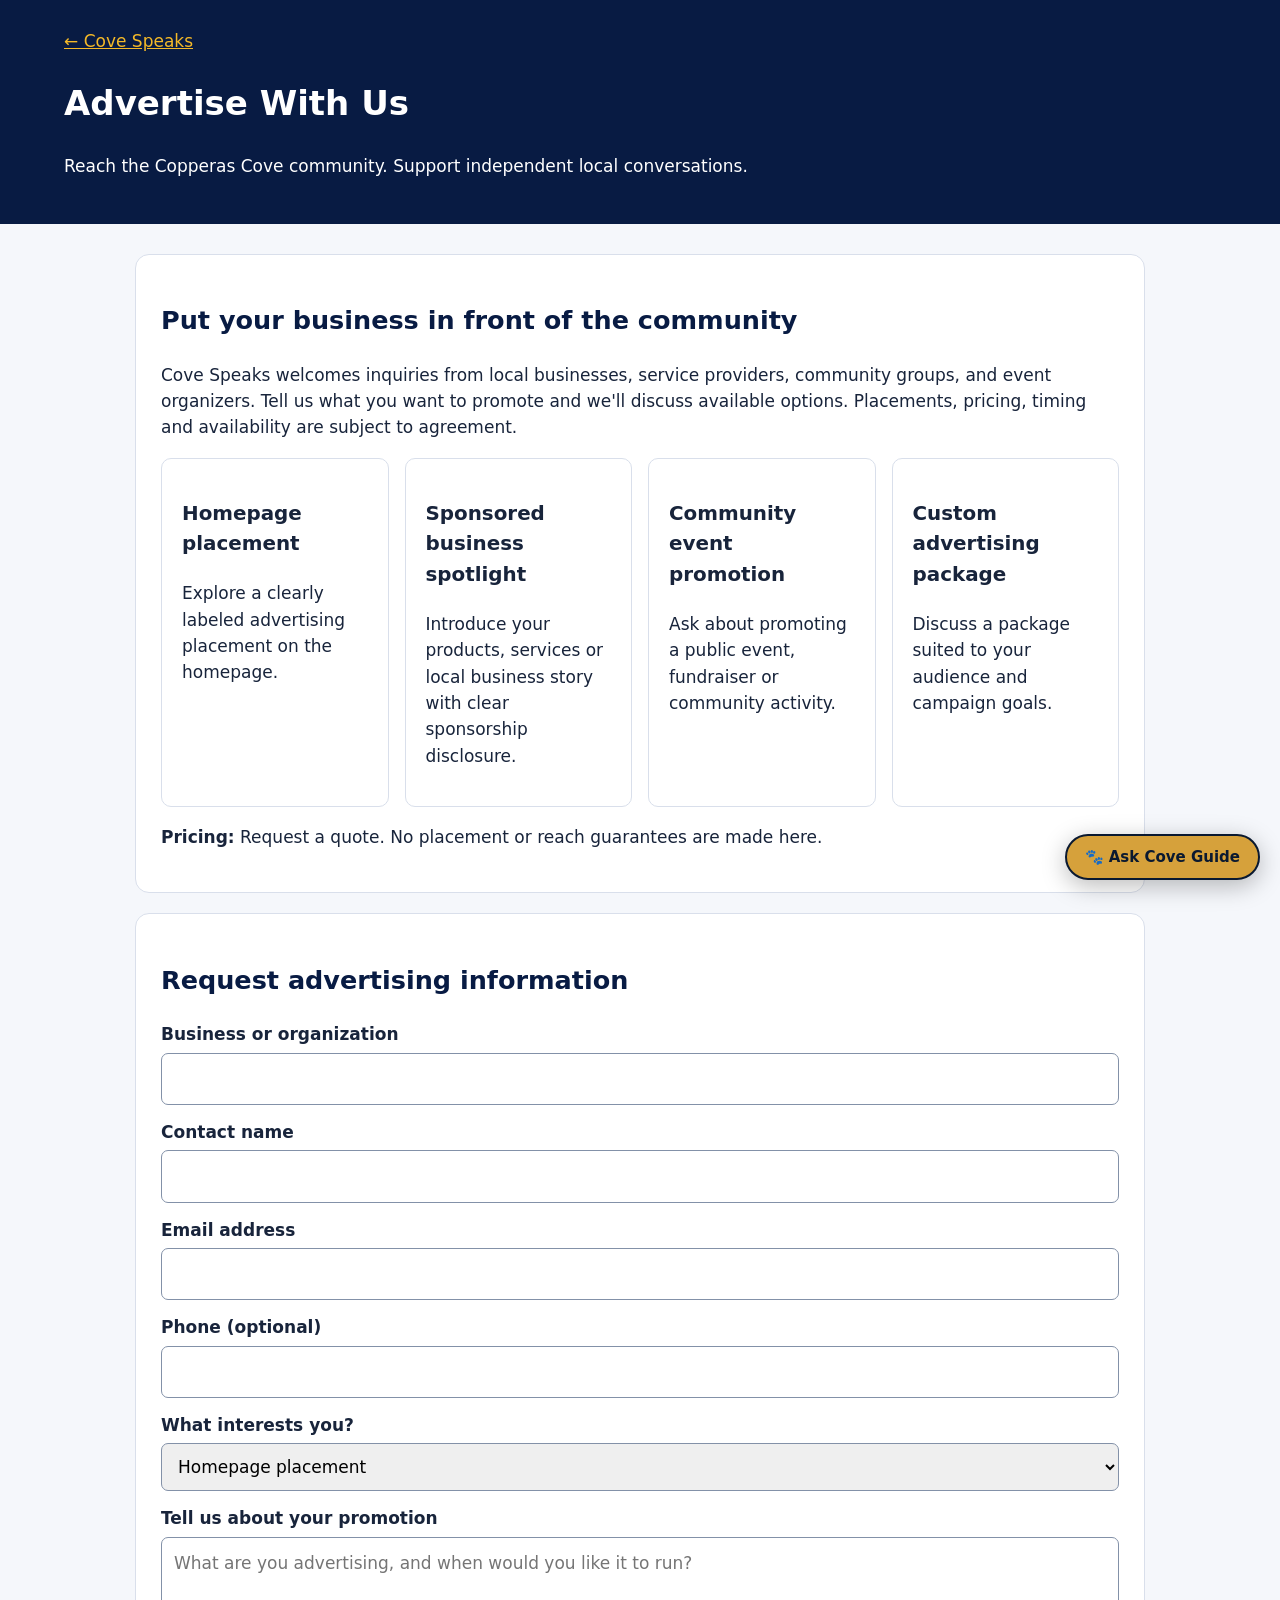
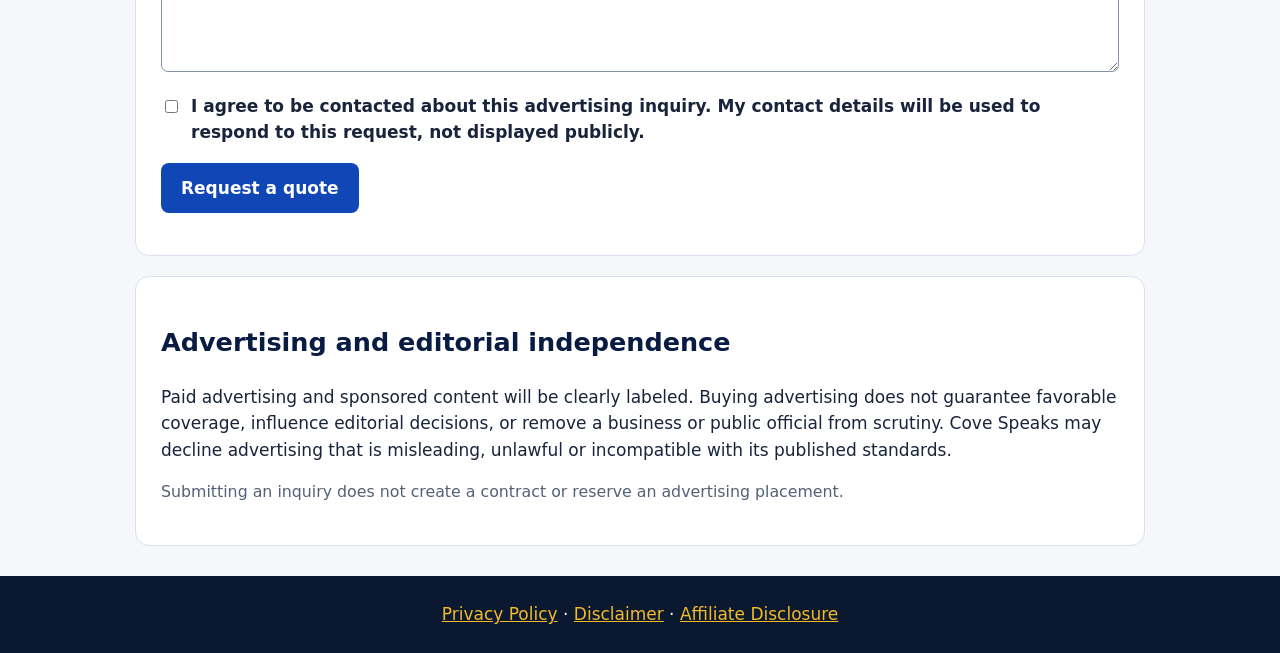
<file: advertise.html>
<!doctype html><html lang="en"><head><meta charset="utf-8"><meta name="viewport" content="width=device-width,initial-scale=1"><title>Advertise With Us | Cove Speaks</title><style>:root{font:17px/1.55 system-ui,sans-serif;background:#f5f7fb;color:#18243b}*{box-sizing:border-box}body{margin:0}header{background:#081b43;color:white;padding:28px 5%}header a{color:#f4b928}main{max-width:1050px;margin:30px auto;padding:0 20px}.panel{background:white;border:1px solid #d9dfeb;border-radius:14px;padding:25px;margin:20px 0}.grid{display:grid;grid-template-columns:repeat(auto-fit,minmax(220px,1fr));gap:16px}.card{border:1px solid #d9dfeb;border-radius:10px;padding:20px}h2{color:#081b43}label{display:block;font-weight:700;margin:14px 0 5px}input,select,textarea{width:100%;padding:12px;border:1px solid #8391a8;border-radius:7px;font:inherit}textarea{min-height:135px}button{background:#1046b5;color:white;border:0;border-radius:8px;padding:12px 20px;font:inherit;font-weight:700;cursor:pointer}button:disabled{opacity:.5}.muted{color:#536176;font-size:.93rem}.check{display:flex;align-items:start;gap:10px}.check input{width:auto;margin-top:7px}</style><link rel="stylesheet" href="/cove-guide.css"></head><body><header><a href="/">← Cove Speaks</a><h1>Advertise With Us</h1><p>Reach the Copperas Cove community. Support independent local conversations.</p></header><main><section class="panel"><h2>Put your business in front of the community</h2><p>Cove Speaks welcomes inquiries from local businesses, service providers, community groups, and event organizers. Tell us what you want to promote and we'll discuss available options. Placements, pricing, timing and availability are subject to agreement.</p><div class="grid"><article class="card"><h3>Homepage placement</h3><p>Explore a clearly labeled advertising placement on the homepage.</p></article><article class="card"><h3>Sponsored business spotlight</h3><p>Introduce your products, services or local business story with clear sponsorship disclosure.</p></article><article class="card"><h3>Community event promotion</h3><p>Ask about promoting a public event, fundraiser or community activity.</p></article><article class="card"><h3>Custom advertising package</h3><p>Discuss a package suited to your audience and campaign goals.</p></article></div><p><strong>Pricing:</strong> Request a quote. No placement or reach guarantees are made here.</p></section><section class="panel"><h2>Request advertising information</h2><form id="form"><label for="business">Business or organization</label><input id="business" maxlength="120" minlength="2" required><label for="name">Contact name</label><input id="name" maxlength="100" minlength="2" required><label for="email">Email address</label><input id="email" type="email" maxlength="254" required><label for="phone">Phone (optional)</label><input id="phone" type="tel" maxlength="40"><label for="placement">What interests you?</label><select id="placement" required><option>Homepage placement</option><option>Sponsored business spotlight</option><option>Community event promotion</option><option>Custom advertising package</option></select><label for="message">Tell us about your promotion</label><textarea id="message" minlength="15" maxlength="1500" required placeholder="What are you advertising, and when would you like it to run?"></textarea><label class="check"><input id="consent" type="checkbox" required><span>I agree to be contacted about this advertising inquiry. My contact details will be used to respond to this request, not displayed publicly.</span></label><div id="captcha"></div><p><button id="send" type="submit">Request a quote</button></p><p id="status" role="status"></p></form></section><section class="panel"><h2>Advertising and editorial independence</h2><p>Paid advertising and sponsored content will be clearly labeled. Buying advertising does not guarantee favorable coverage, influence editorial decisions, or remove a business or public official from scrutiny. Cove Speaks may decline advertising that is misleading, unlawful or incompatible with its published standards.</p><p class="muted">Submitting an inquiry does not create a contract or reserve an advertising placement.</p></section></main><script>const API='https://covespeaks-api.truewolfflix777.workers.dev';const $=id=>document.getElementById(id);let widget=null;const script=document.createElement('script');script.src='https://challenges.cloudflare.com/turnstile/v0/api.js?render=explicit';script.onload=()=>{if(window.turnstile)widget=turnstile.render('#captcha',{sitekey:'0x4AAAAAAF31k1SBQbLu193m'})};document.head.append(script);$('form').onsubmit=async e=>{e.preventDefault();const turnstileToken=window.turnstile&&widget!==null?turnstile.getResponse(widget):'';if(!turnstileToken){$('status').textContent='Complete the security verification.';return}const payload={business:$('business').value,name:$('name').value,email:$('email').value,phone:$('phone').value,placement:$('placement').value,message:$('message').value,consent:$('consent').checked,turnstileToken};$('send').disabled=true;try{const r=await fetch(API+'/api/advertising-inquiries',{method:'POST',credentials:'include',headers:{'Content-Type':'application/json'},body:JSON.stringify(payload)});const data=await r.json();if(!r.ok)throw Error(data.error||'Unable to submit');$('status').textContent='Your advertising inquiry has been received. Thank you!';$('form').reset()}catch(err){$('status').textContent=err.message}finally{$('send').disabled=false;if(window.turnstile&&widget!==null)turnstile.reset(widget)}};</script><footer style="padding:25px;text-align:center;background:#0a1930;color:#fff"><p style="margin:0"><a style="color:#f4b928" href="/privacy.html">Privacy Policy</a> · <a style="color:#f4b928" href="/disclaimer.html">Disclaimer</a> · <a style="color:#f4b928" href="/affiliates.html">Affiliate Disclosure</a></p></footer><script src="/cove-guide.js" defer></script></body></html>
</file>
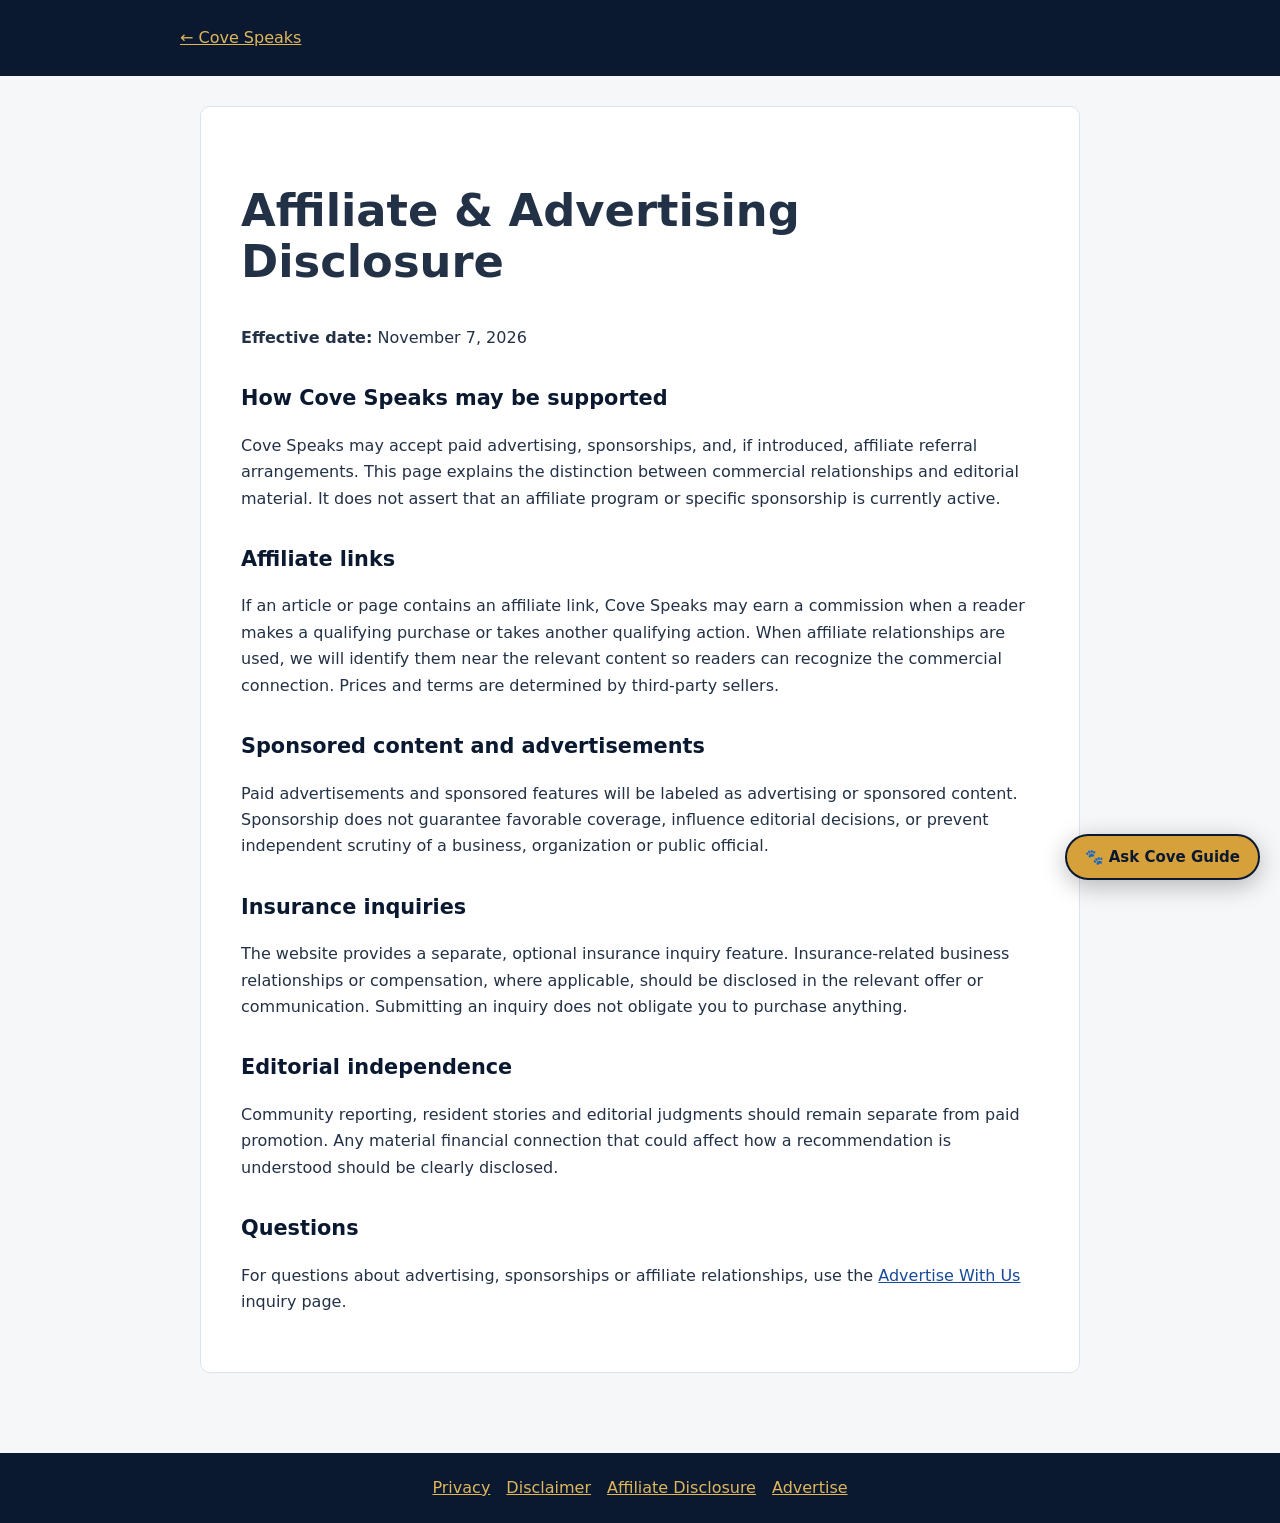
<file: affiliates.html>
<!doctype html><html lang="en"><head><meta charset="utf-8"><meta name="viewport" content="width=device-width,initial-scale=1"><title>Affiliate & Advertising Disclosure | Cove Speaks</title><style>:root{font:16px/1.65 system-ui,sans-serif;color:#233146;background:#f6f7f9}*{box-sizing:border-box}body{margin:0}header{background:#0a1930;color:white;padding:25px max(20px,calc((100vw - 920px)/2))}header a{color:#e0b65b}main{max-width:920px;margin:30px auto;padding:0 20px 50px}article{background:white;border:1px solid #dde3ec;border-radius:10px;padding:clamp(20px,4vw,40px)}h1{font-size:clamp(2rem,4vw,2.8rem);line-height:1.15}h2{margin-top:30px;font-size:1.3rem;color:#0a1930}a{color:#174a99}footer{background:#0a1930;color:white;padding:22px;text-align:center}footer a{color:#e0b65b;margin:0 8px}small{color:#526177}</style><link rel="stylesheet" href="/cove-guide.css"></head><body><header><a href="/">← Cove Speaks</a></header><main><article><h1>Affiliate & Advertising Disclosure</h1><p><strong>Effective date:</strong> November 7, 2026</p><h2>How Cove Speaks may be supported</h2><p>Cove Speaks may accept paid advertising, sponsorships, and, if introduced, affiliate referral arrangements. This page explains the distinction between commercial relationships and editorial material. It does not assert that an affiliate program or specific sponsorship is currently active.</p><h2>Affiliate links</h2><p>If an article or page contains an affiliate link, Cove Speaks may earn a commission when a reader makes a qualifying purchase or takes another qualifying action. When affiliate relationships are used, we will identify them near the relevant content so readers can recognize the commercial connection. Prices and terms are determined by third-party sellers.</p><h2>Sponsored content and advertisements</h2><p>Paid advertisements and sponsored features will be labeled as advertising or sponsored content. Sponsorship does not guarantee favorable coverage, influence editorial decisions, or prevent independent scrutiny of a business, organization or public official.</p><h2>Insurance inquiries</h2><p>The website provides a separate, optional insurance inquiry feature. Insurance-related business relationships or compensation, where applicable, should be disclosed in the relevant offer or communication. Submitting an inquiry does not obligate you to purchase anything.</p><h2>Editorial independence</h2><p>Community reporting, resident stories and editorial judgments should remain separate from paid promotion. Any material financial connection that could affect how a recommendation is understood should be clearly disclosed.</p><h2>Questions</h2><p>For questions about advertising, sponsorships or affiliate relationships, use the <a href="/advertise.html">Advertise With Us</a> inquiry page.</p></article></main><footer><a href="/privacy.html">Privacy</a><a href="/disclaimer.html">Disclaimer</a><a href="/affiliates.html">Affiliate Disclosure</a><a href="/advertise.html">Advertise</a></footer><script src="/cove-guide.js" defer></script></body></html>
</file>
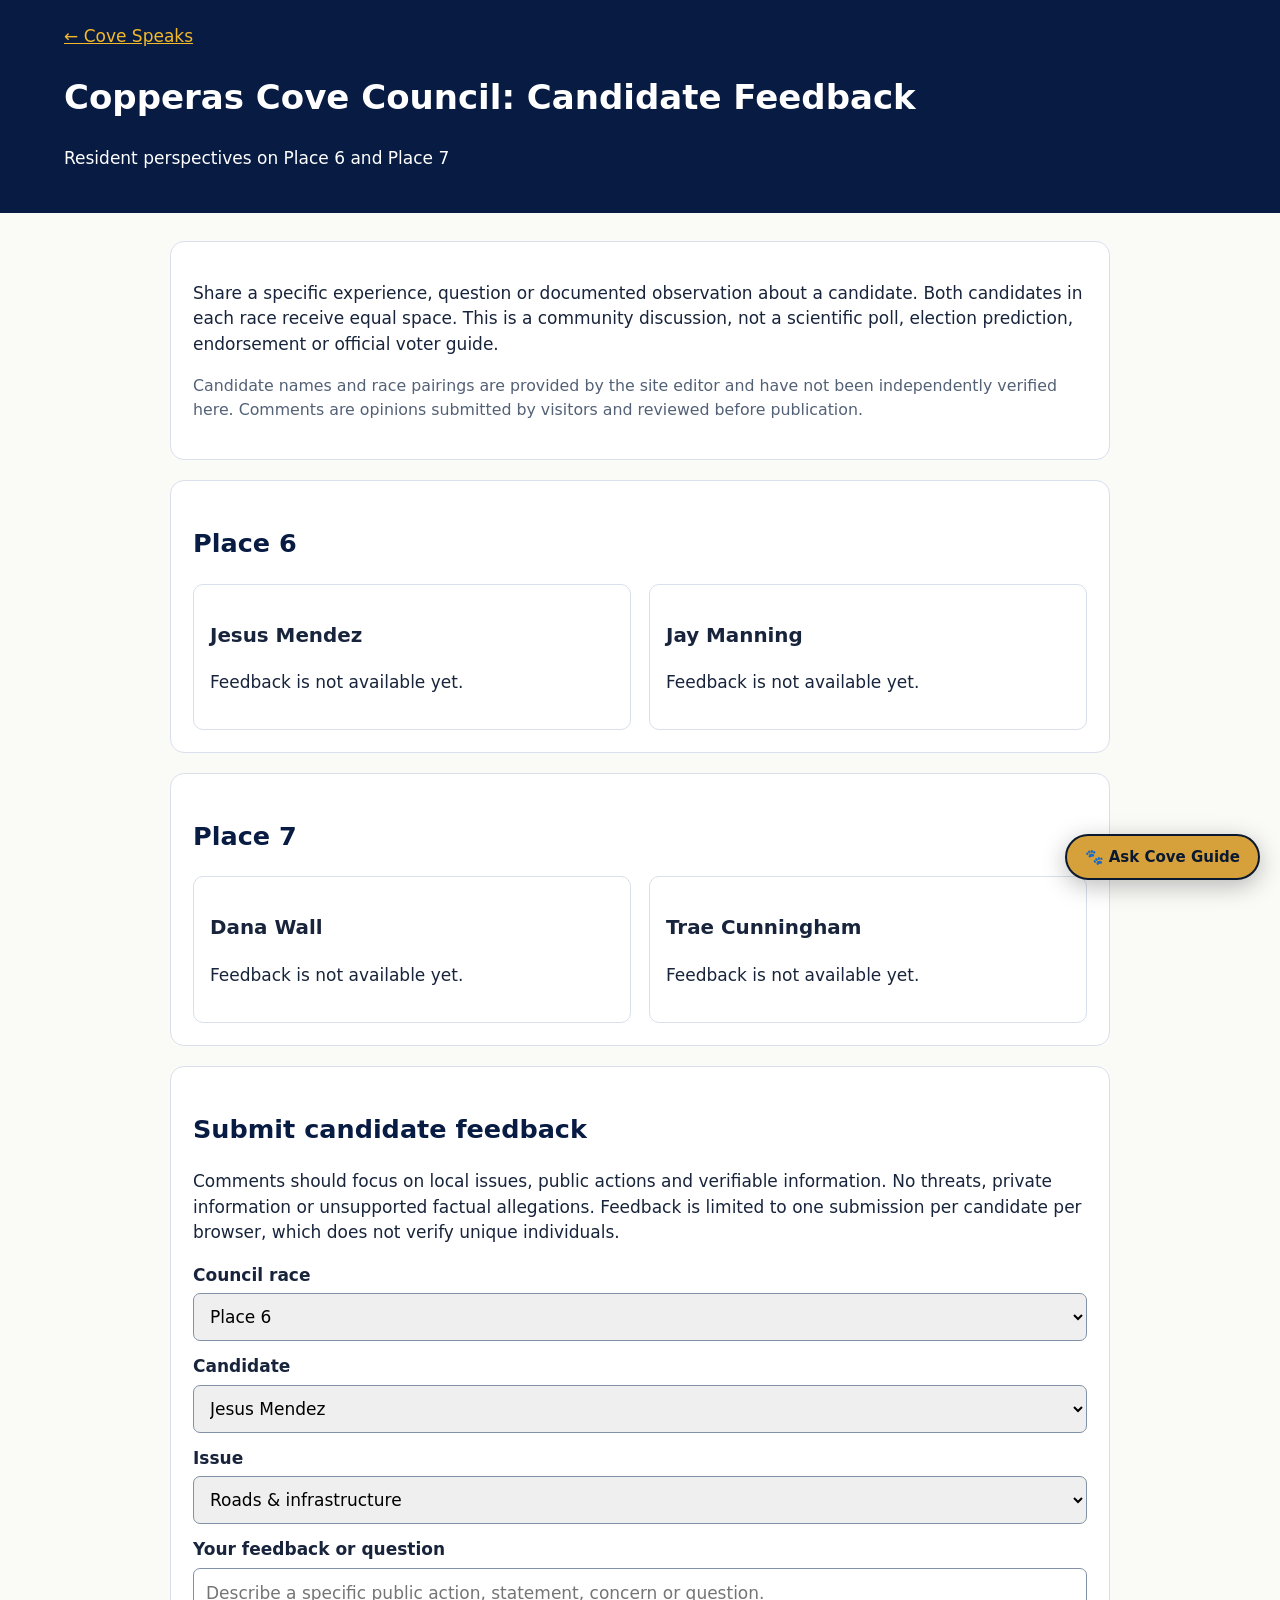
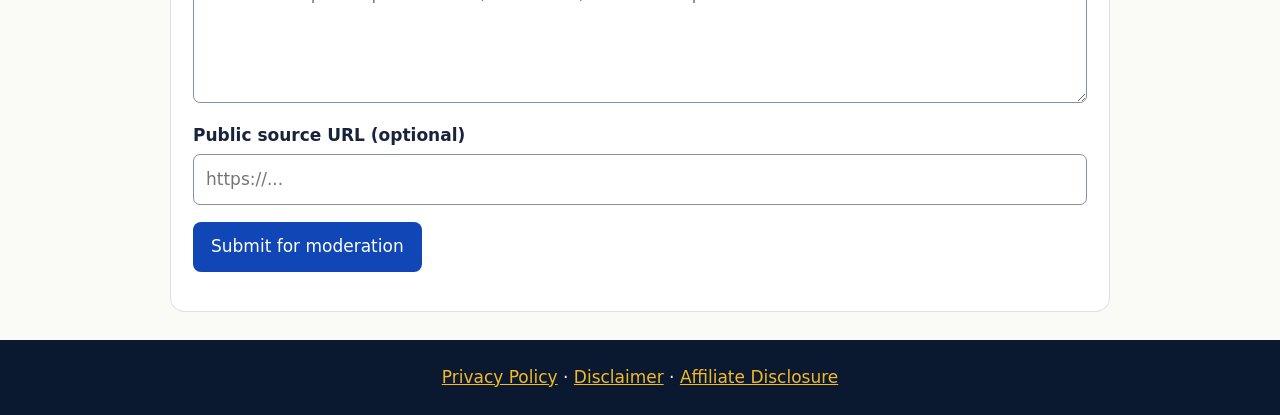
<file: candidates.html>
<!doctype html><html lang="en"><head><meta charset="utf-8"><meta name="viewport" content="width=device-width,initial-scale=1"><title>Copperas Cove Council Candidate Feedback | Cove Speaks</title><style>:root{font:17px/1.5 system-ui,sans-serif;background:#fafaf7;color:#18243b}*{box-sizing:border-box}body{margin:0}header{background:#081b43;color:white;padding:24px 5%}header a{color:#f4b928}main{max-width:980px;margin:28px auto;padding:0 20px}.panel{background:white;border:1px solid #d9dfeb;border-radius:14px;padding:22px;margin:20px 0}.grid{display:grid;grid-template-columns:1fr 1fr;gap:18px}.candidate{border:1px solid #d9dfeb;border-radius:10px;padding:16px}h2{color:#081b43}button{background:#1046b5;color:white;border:0;border-radius:8px;padding:12px 18px;font:inherit;cursor:pointer}button:disabled{opacity:.5}label{display:block;font-weight:700;margin:13px 0 5px}select,textarea,input{width:100%;padding:12px;border:1px solid #8391a8;border-radius:7px;font:inherit}textarea{min-height:135px}.muted{color:#536176;font-size:.93rem}.entry{border-top:1px solid #ddd;padding:12px 0;overflow-wrap:anywhere;white-space:pre-wrap}@media(max-width:680px){.grid{grid-template-columns:1fr}}</style><link rel="stylesheet" href="/cove-guide.css"></head><body><header><a href="/">← Cove Speaks</a><h1>Copperas Cove Council: Candidate Feedback</h1><p>Resident perspectives on Place 6 and Place 7</p></header><main><div class="panel"><p>Share a specific experience, question or documented observation about a candidate. Both candidates in each race receive equal space. This is a community discussion, not a scientific poll, election prediction, endorsement or official voter guide.</p><p class="muted">Candidate names and race pairings are provided by the site editor and have not been independently verified here. Comments are opinions submitted by visitors and reviewed before publication.</p></div><section class="panel"><h2>Place 6</h2><div class="grid"><div class="candidate"><h3>Jesus Mendez</h3><div id="mendez"></div></div><div class="candidate"><h3>Jay Manning</h3><div id="manning"></div></div></div></section><section class="panel"><h2>Place 7</h2><div class="grid"><div class="candidate"><h3>Dana Wall</h3><div id="wall"></div></div><div class="candidate"><h3>Trae Cunningham</h3><div id="cunningham"></div></div></div></section><section class="panel"><h2>Submit candidate feedback</h2><p>Comments should focus on local issues, public actions and verifiable information. No threats, private information or unsupported factual allegations. Feedback is limited to one submission per candidate per browser, which does not verify unique individuals.</p><form id="form"><label for="place">Council race</label><select id="place" required><option value="6">Place 6</option><option value="7">Place 7</option></select><label for="candidate">Candidate</label><select id="candidate" required></select><label for="topic">Issue</label><select id="topic" required><option>Roads & infrastructure</option><option>Taxes & budget</option><option>Water & utilities</option><option>Transparency & accountability</option><option>Public safety</option><option>Other local issue</option></select><label for="comment">Your feedback or question</label><textarea id="comment" minlength="25" maxlength="1200" required placeholder="Describe a specific public action, statement, concern or question."></textarea><label for="source">Public source URL (optional)</label><input id="source" type="url" maxlength="500" placeholder="https://..."><div id="captcha"></div><p><button id="send" type="submit">Submit for moderation</button></p><p id="status" role="status"></p></form></section></main><script>const API='https://covespeaks-api.truewolfflix777.workers.dev',NAMES={6:['Jesus Mendez','Jay Manning'],7:['Dana Wall','Trae Cunningham']},IDS={'Jesus Mendez':'mendez','Jay Manning':'manning','Dana Wall':'wall','Trae Cunningham':'cunningham'};const $=id=>document.getElementById(id);let widget=null;function update(){const select=$('candidate');select.replaceChildren();for(const name of NAMES[$('place').value]){const option=document.createElement('option');option.value=name;option.textContent=name;select.append(option)}}$('place').onchange=update;update();function line(tag,value){const e=document.createElement(tag);e.textContent=value;return e}async function load(place){try{const r=await fetch(API+'/api/candidate-feedback?place='+place,{credentials:'include'});const data=await r.json();if(!r.ok)throw Error(data.error||'Not available');for(const name of NAMES[place]){const root=$(IDS[name]);root.replaceChildren();const items=data.feedback.filter(item=>item.candidate===name);if(!items.length)root.append(line('p','No published feedback yet.'));for(const item of items){const article=line('article','');article.className='entry';article.append(line('strong',item.topic),line('p',item.comment));if(item.source_url){const a=line('a','Public source');a.href=item.source_url;a.rel='noopener noreferrer nofollow';a.target='_blank';article.append(a)}root.append(article)}}}catch(e){for(const name of NAMES[place])$(IDS[name]).replaceChildren(line('p','Feedback is not available yet.'))}}const script=document.createElement('script');script.src='https://challenges.cloudflare.com/turnstile/v0/api.js?render=explicit';script.onload=()=>{if(window.turnstile)widget=turnstile.render('#captcha',{sitekey:'0x4AAAAAAF31k1SBQbLu193m'})};document.head.append(script);$('form').onsubmit=async e=>{e.preventDefault();const token=window.turnstile&&widget!==null?turnstile.getResponse(widget):'';if(!token){$('status').textContent='Complete the security check.';return}const payload={place:Number($('place').value),candidate:$('candidate').value,topic:$('topic').value,comment:$('comment').value,sourceUrl:$('source').value,turnstileToken:token};$('send').disabled=true;try{const r=await fetch(API+'/api/candidate-feedback',{method:'POST',credentials:'include',headers:{'Content-Type':'application/json'},body:JSON.stringify(payload)});const data=await r.json();if(!r.ok)throw Error(data.error||'Submission failed');$('status').textContent='Feedback received for review. It is not published yet.';$('form').reset();update()}catch(err){$('status').textContent=err.message}finally{$('send').disabled=false;if(window.turnstile&&widget!==null)turnstile.reset(widget)}};load(6);load(7);</script><footer style="padding:25px;text-align:center;background:#0a1930;color:#fff"><p style="margin:0"><a style="color:#f4b928" href="/privacy.html">Privacy Policy</a> · <a style="color:#f4b928" href="/disclaimer.html">Disclaimer</a> · <a style="color:#f4b928" href="/affiliates.html">Affiliate Disclosure</a></p></footer><script src="/cove-guide.js" defer></script></body></html>
</file>
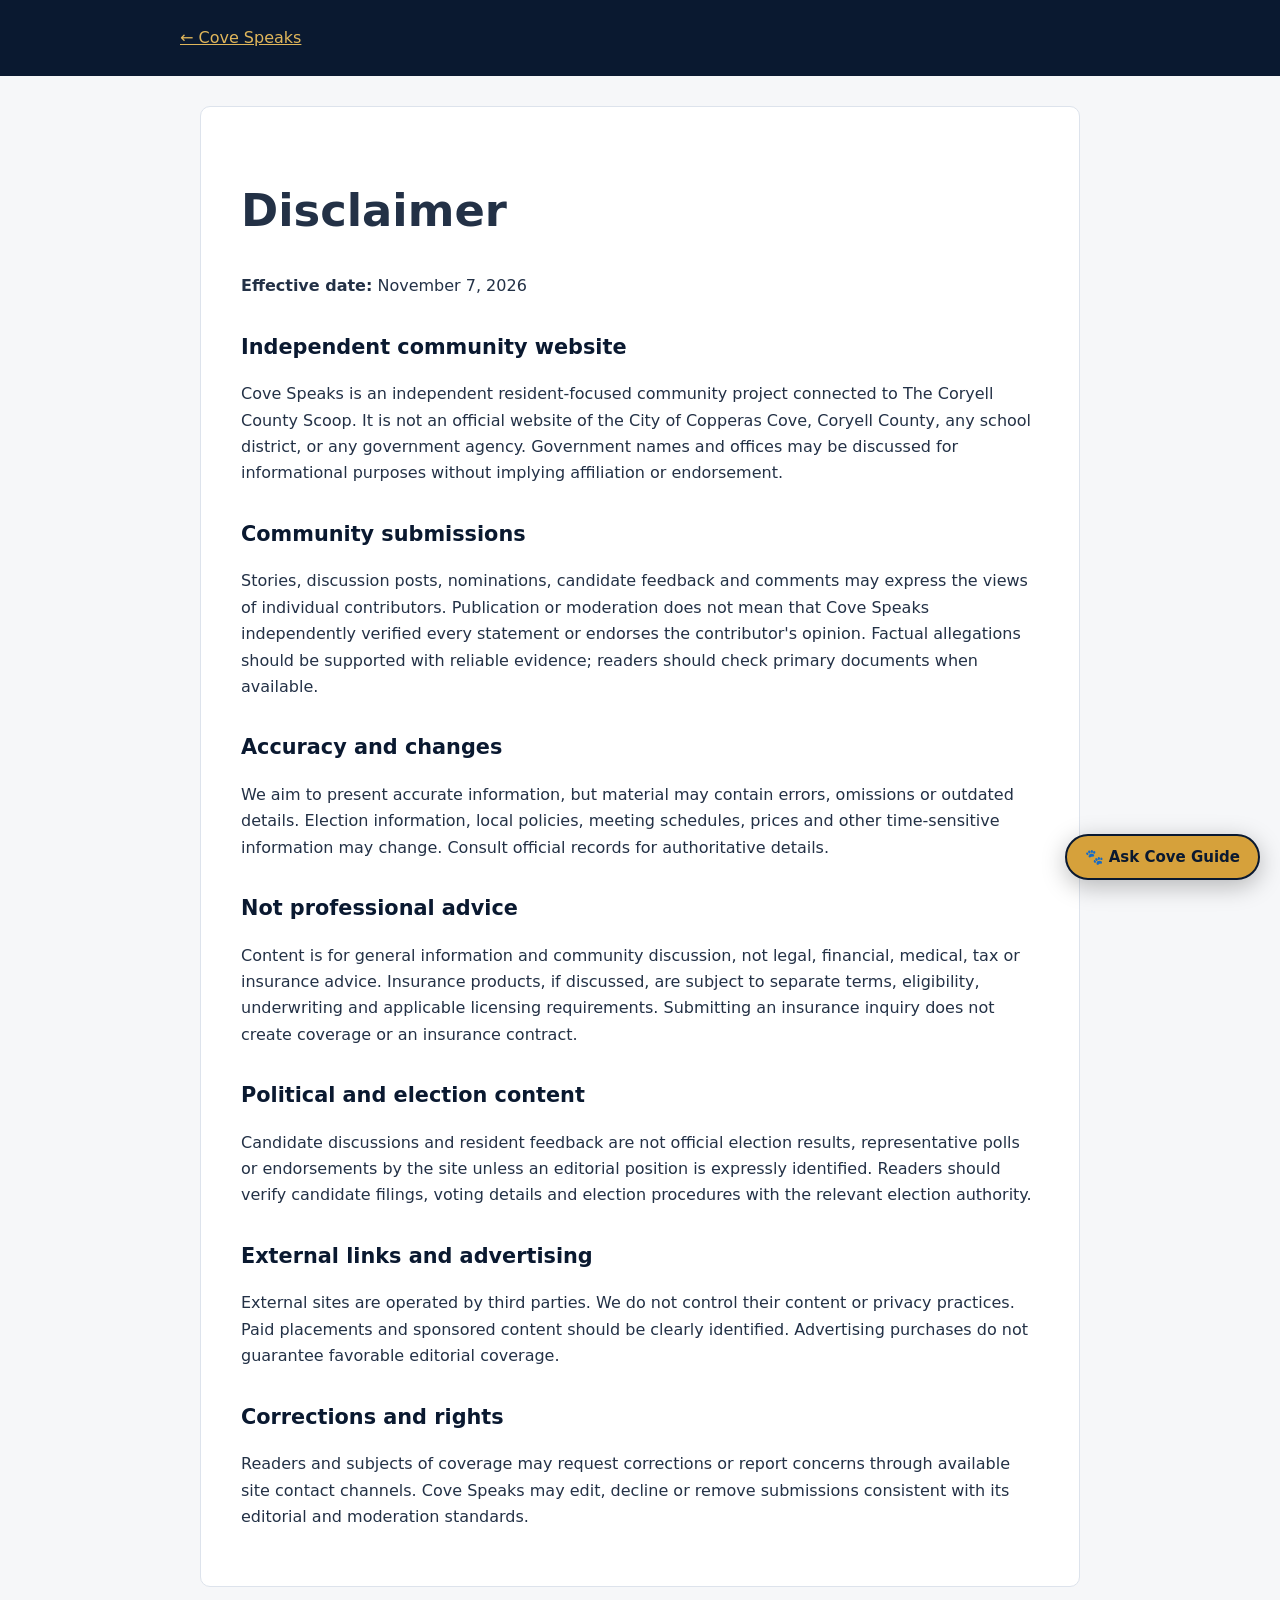
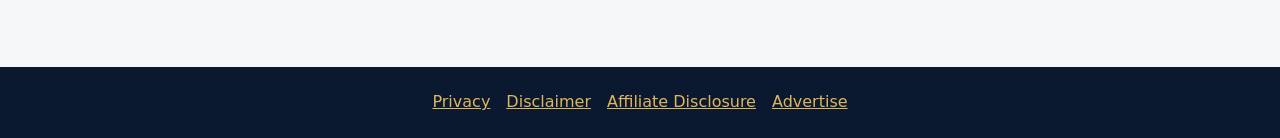
<file: disclaimer.html>
<!doctype html><html lang="en"><head><meta charset="utf-8"><meta name="viewport" content="width=device-width,initial-scale=1"><title>Disclaimer | Cove Speaks</title><style>:root{font:16px/1.65 system-ui,sans-serif;color:#233146;background:#f6f7f9}*{box-sizing:border-box}body{margin:0}header{background:#0a1930;color:white;padding:25px max(20px,calc((100vw - 920px)/2))}header a{color:#e0b65b}main{max-width:920px;margin:30px auto;padding:0 20px 50px}article{background:white;border:1px solid #dde3ec;border-radius:10px;padding:clamp(20px,4vw,40px)}h1{font-size:clamp(2rem,4vw,2.8rem);line-height:1.15}h2{margin-top:30px;font-size:1.3rem;color:#0a1930}a{color:#174a99}footer{background:#0a1930;color:white;padding:22px;text-align:center}footer a{color:#e0b65b;margin:0 8px}small{color:#526177}</style><link rel="stylesheet" href="/cove-guide.css"></head><body><header><a href="/">← Cove Speaks</a></header><main><article><h1>Disclaimer</h1><p><strong>Effective date:</strong> November 7, 2026</p><h2>Independent community website</h2><p>Cove Speaks is an independent resident-focused community project connected to The Coryell County Scoop. It is not an official website of the City of Copperas Cove, Coryell County, any school district, or any government agency. Government names and offices may be discussed for informational purposes without implying affiliation or endorsement.</p><h2>Community submissions</h2><p>Stories, discussion posts, nominations, candidate feedback and comments may express the views of individual contributors. Publication or moderation does not mean that Cove Speaks independently verified every statement or endorses the contributor's opinion. Factual allegations should be supported with reliable evidence; readers should check primary documents when available.</p><h2>Accuracy and changes</h2><p>We aim to present accurate information, but material may contain errors, omissions or outdated details. Election information, local policies, meeting schedules, prices and other time-sensitive information may change. Consult official records for authoritative details.</p><h2>Not professional advice</h2><p>Content is for general information and community discussion, not legal, financial, medical, tax or insurance advice. Insurance products, if discussed, are subject to separate terms, eligibility, underwriting and applicable licensing requirements. Submitting an insurance inquiry does not create coverage or an insurance contract.</p><h2>Political and election content</h2><p>Candidate discussions and resident feedback are not official election results, representative polls or endorsements by the site unless an editorial position is expressly identified. Readers should verify candidate filings, voting details and election procedures with the relevant election authority.</p><h2>External links and advertising</h2><p>External sites are operated by third parties. We do not control their content or privacy practices. Paid placements and sponsored content should be clearly identified. Advertising purchases do not guarantee favorable editorial coverage.</p><h2>Corrections and rights</h2><p>Readers and subjects of coverage may request corrections or report concerns through available site contact channels. Cove Speaks may edit, decline or remove submissions consistent with its editorial and moderation standards.</p></article></main><footer><a href="/privacy.html">Privacy</a><a href="/disclaimer.html">Disclaimer</a><a href="/affiliates.html">Affiliate Disclosure</a><a href="/advertise.html">Advertise</a></footer><script src="/cove-guide.js" defer></script></body></html>
</file>
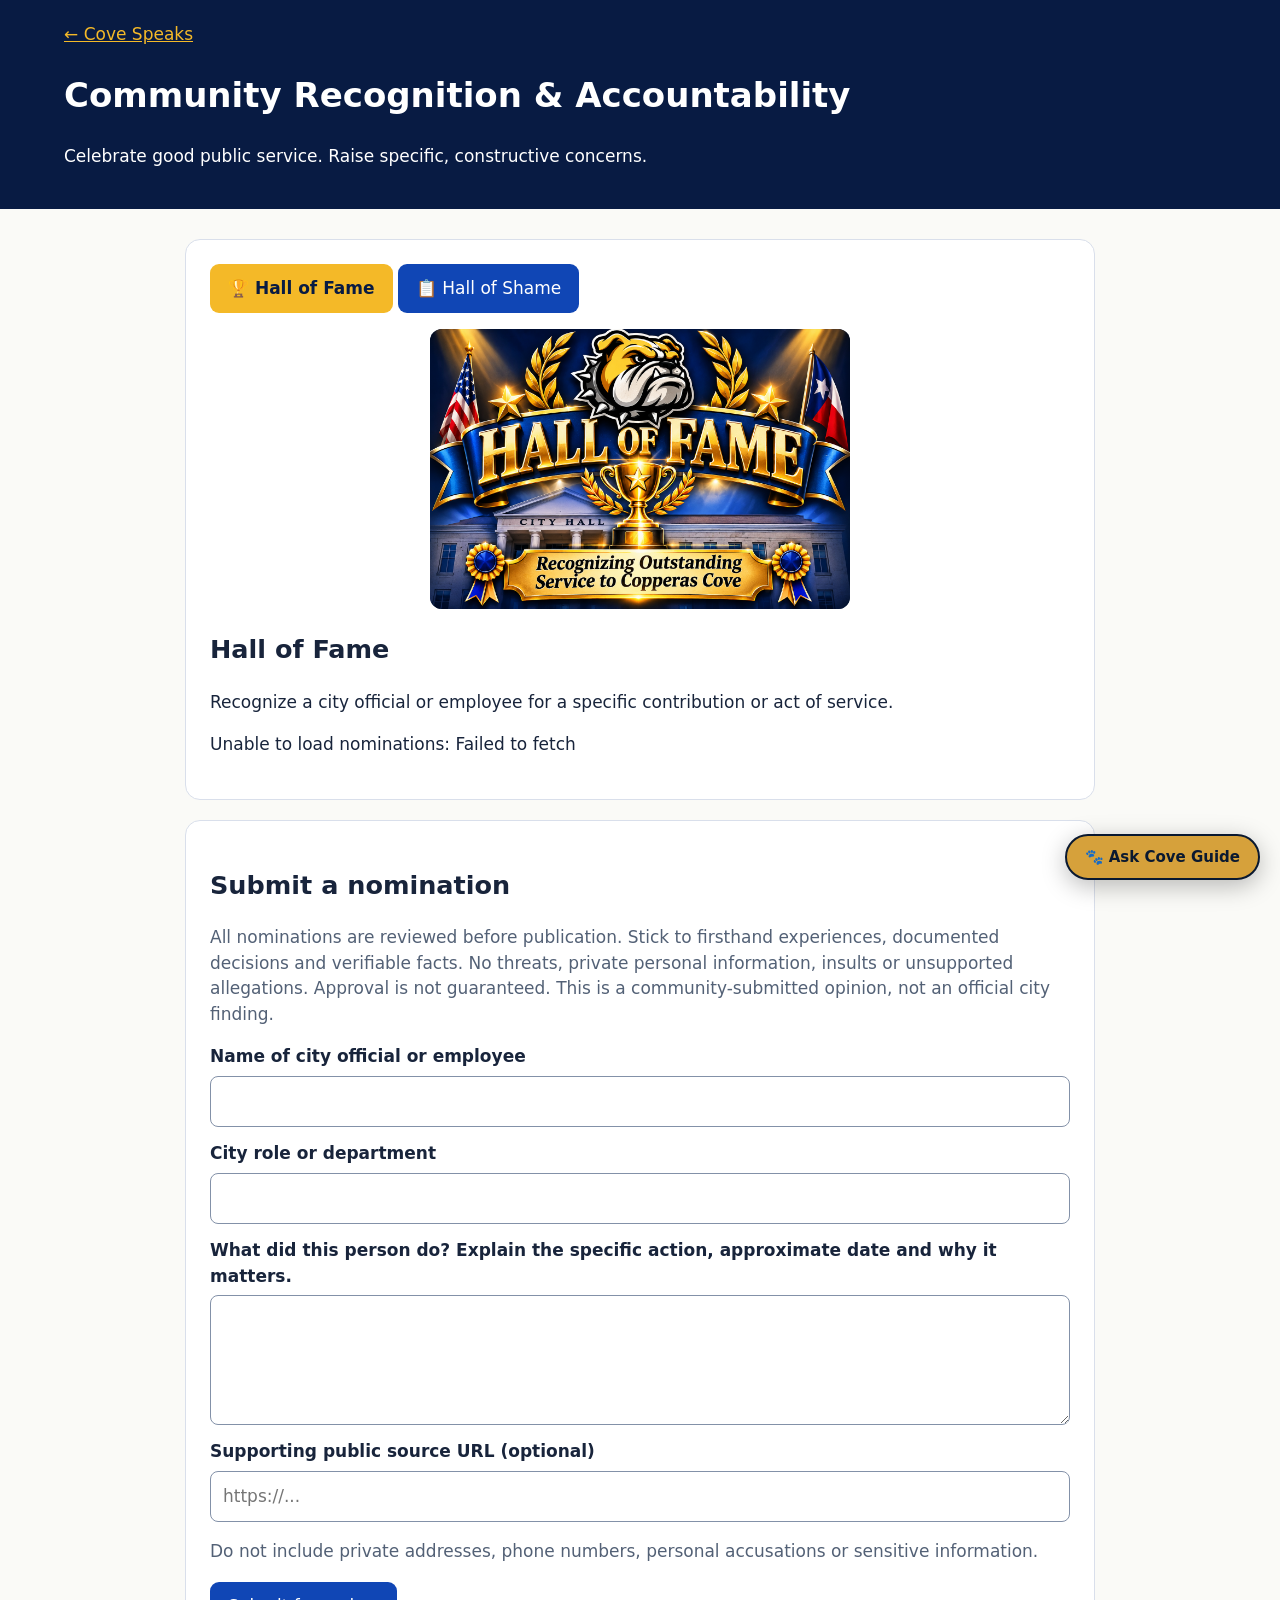
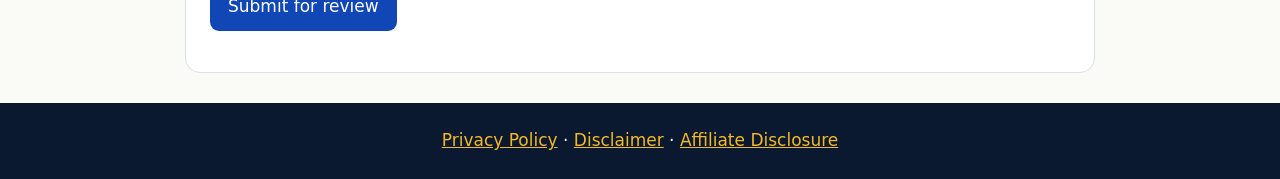
<file: halls.html>
<!doctype html><html lang="en"><head><meta charset="utf-8"><meta name="viewport" content="width=device-width,initial-scale=1"><title>Hall of Fame & Hall of Shame | Cove Speaks</title><style>:root{font:17px/1.5 system-ui,sans-serif;color:#18243b;background:#fafaf7}*{box-sizing:border-box}body{margin:0}header{background:#081b43;color:white;padding:22px 5%}header a{color:#f4b928}main{max-width:950px;margin:30px auto;padding:0 20px}.panel{background:white;border:1px solid #d9dfeb;border-radius:15px;padding:24px;margin:20px 0}button{background:#1046b5;color:white;border:0;border-radius:9px;padding:12px 18px;font:inherit;cursor:pointer}button.active{background:#f4b928;color:#081b43;font-weight:800}button:disabled{opacity:.5}label{display:block;font-weight:700;margin:14px 0 6px}input,textarea{display:block;width:100%;padding:12px;border:1px solid #8391a8;border-radius:8px;font:inherit}textarea{min-height:130px}.hall-banner{display:block;width:auto;max-width:100%;height:auto;max-height:280px;object-fit:contain;border-radius:12px;margin:16px auto;background:#081b43}article{border-top:1px solid #d9dfeb;padding:15px 0;overflow-wrap:anywhere}article p{white-space:pre-wrap}.muted{color:#536176}#message{font-weight:700}</style><link rel="stylesheet" href="/cove-guide.css"></head><body><header><a href="/">← Cove Speaks</a><h1>Community Recognition & Accountability</h1><p>Celebrate good public service. Raise specific, constructive concerns.</p></header><main><div class="panel"><div role="group" aria-label="Choose hall"><button id="fame" class="active" type="button">🏆 Hall of Fame</button> <button id="shame" type="button">📋 Hall of Shame</button></div><img id="hall-image" class="hall-banner" src="/Copperas%20Cove%20Hall%20of%20Fame%20Emblem.png" alt="Hall of Fame bulldog banner recognizing outstanding service to Copperas Cove"><h2 id="heading">Hall of Fame</h2><p id="intro">Recognize a city official or employee for a specific contribution or act of service.</p><div id="entries" aria-live="polite"></div></div><div class="panel"><h2>Submit a nomination</h2><p class="muted">All nominations are reviewed before publication. Stick to firsthand experiences, documented decisions and verifiable facts. No threats, private personal information, insults or unsupported allegations. Approval is not guaranteed. This is a community-submitted opinion, not an official city finding.</p><form id="form"><label for="nominee">Name of city official or employee</label><input id="nominee" required maxlength="100"><label for="role">City role or department</label><input id="role" required maxlength="100"><label for="details">What did this person do? Explain the specific action, approximate date and why it matters.</label><textarea id="details" required minlength="25" maxlength="2000"></textarea><label for="source">Supporting public source URL (optional)</label><input id="source" type="url" maxlength="500" placeholder="https://..."><p class="muted">Do not include private addresses, phone numbers, personal accusations or sensitive information.</p><div id="captcha"></div><p><button id="send" type="submit">Submit for review</button></p><p id="message" role="status"></p></form></div></main><script>const API='https://covespeaks-api.truewolfflix777.workers.dev',KEY='0x4AAAAAAF31k1SBQbLu193m';let hall='fame',widget=null;const $=id=>document.getElementById(id);const script=document.createElement('script');script.src='https://challenges.cloudflare.com/turnstile/v0/api.js?render=explicit';script.onload=()=>{if(window.turnstile)widget=turnstile.render('#captcha',{sitekey:KEY})};document.head.append(script);function text(tag,value){const e=document.createElement(tag);e.textContent=value;return e}async function load(){const root=$('entries');root.replaceChildren(text('p','Loading approved nominations...'));try{const r=await fetch(API+'/api/nominations?hall='+hall,{credentials:'include'});const data=await r.json();if(!r.ok)throw Error(data.error||'Unavailable');root.replaceChildren();if(!data.nominations.length)root.append(text('p','No approved nominations yet.'));for(const n of data.nominations){const article=document.createElement('article');article.append(text('h3',n.nominee),text('p',n.role),text('p',n.details));if(n.source_url){const link=document.createElement('a');link.href=n.source_url;link.textContent='Supporting source';link.rel='noopener noreferrer nofollow';link.target='_blank';article.append(link)}root.append(article)}}catch(e){root.replaceChildren(text('p','Unable to load nominations: '+e.message))}}function switchHall(next){hall=next;$('fame').classList.toggle('active',hall==='fame');$('shame').classList.toggle('active',hall==='shame');$('heading').textContent=hall==='fame'?'Hall of Fame':'Hall of Shame';$('hall-image').src=hall==='fame'?'/Copperas%20Cove%20Hall%20of%20Fame%20Emblem.png':'/Bulldog%20Hall%20of%20Shame%20Banner.png';$('hall-image').alt=hall==='fame'?'Hall of Fame bulldog recognition banner':'Hall of Shame bulldog accountability banner';$('intro').textContent=hall==='fame'?'Recognize a city official or employee for a specific contribution or act of service.':'Document concerns about city leadership or employee conduct with specific facts. Nominations require approval.';$('message').textContent='';load()}$('fame').onclick=()=>switchHall('fame');$('shame').onclick=()=>switchHall('shame');$('form').onsubmit=async e=>{e.preventDefault();const token=window.turnstile&&widget!==null?turnstile.getResponse(widget):'';if(!token){$('message').textContent='Complete the security verification.';return}const payload={hall,nominee:$('nominee').value,role:$('role').value,details:$('details').value,sourceUrl:$('source').value,turnstileToken:token};$('send').disabled=true;try{const r=await fetch(API+'/api/nominations',{method:'POST',credentials:'include',headers:{'Content-Type':'application/json'},body:JSON.stringify(payload)});const data=await r.json();if(!r.ok)throw Error(data.error||'Submission failed');$('form').reset();$('message').textContent='Nomination received for private review. It is not public yet.'}catch(e){$('message').textContent=e.message}finally{$('send').disabled=false;if(window.turnstile&&widget!==null)turnstile.reset(widget)}};load();</script><footer style="padding:25px;text-align:center;background:#0a1930;color:#fff"><p style="margin:0"><a style="color:#f4b928" href="/privacy.html">Privacy Policy</a> · <a style="color:#f4b928" href="/disclaimer.html">Disclaimer</a> · <a style="color:#f4b928" href="/affiliates.html">Affiliate Disclosure</a></p></footer><script src="/cove-guide.js" defer></script></body></html>
</file>
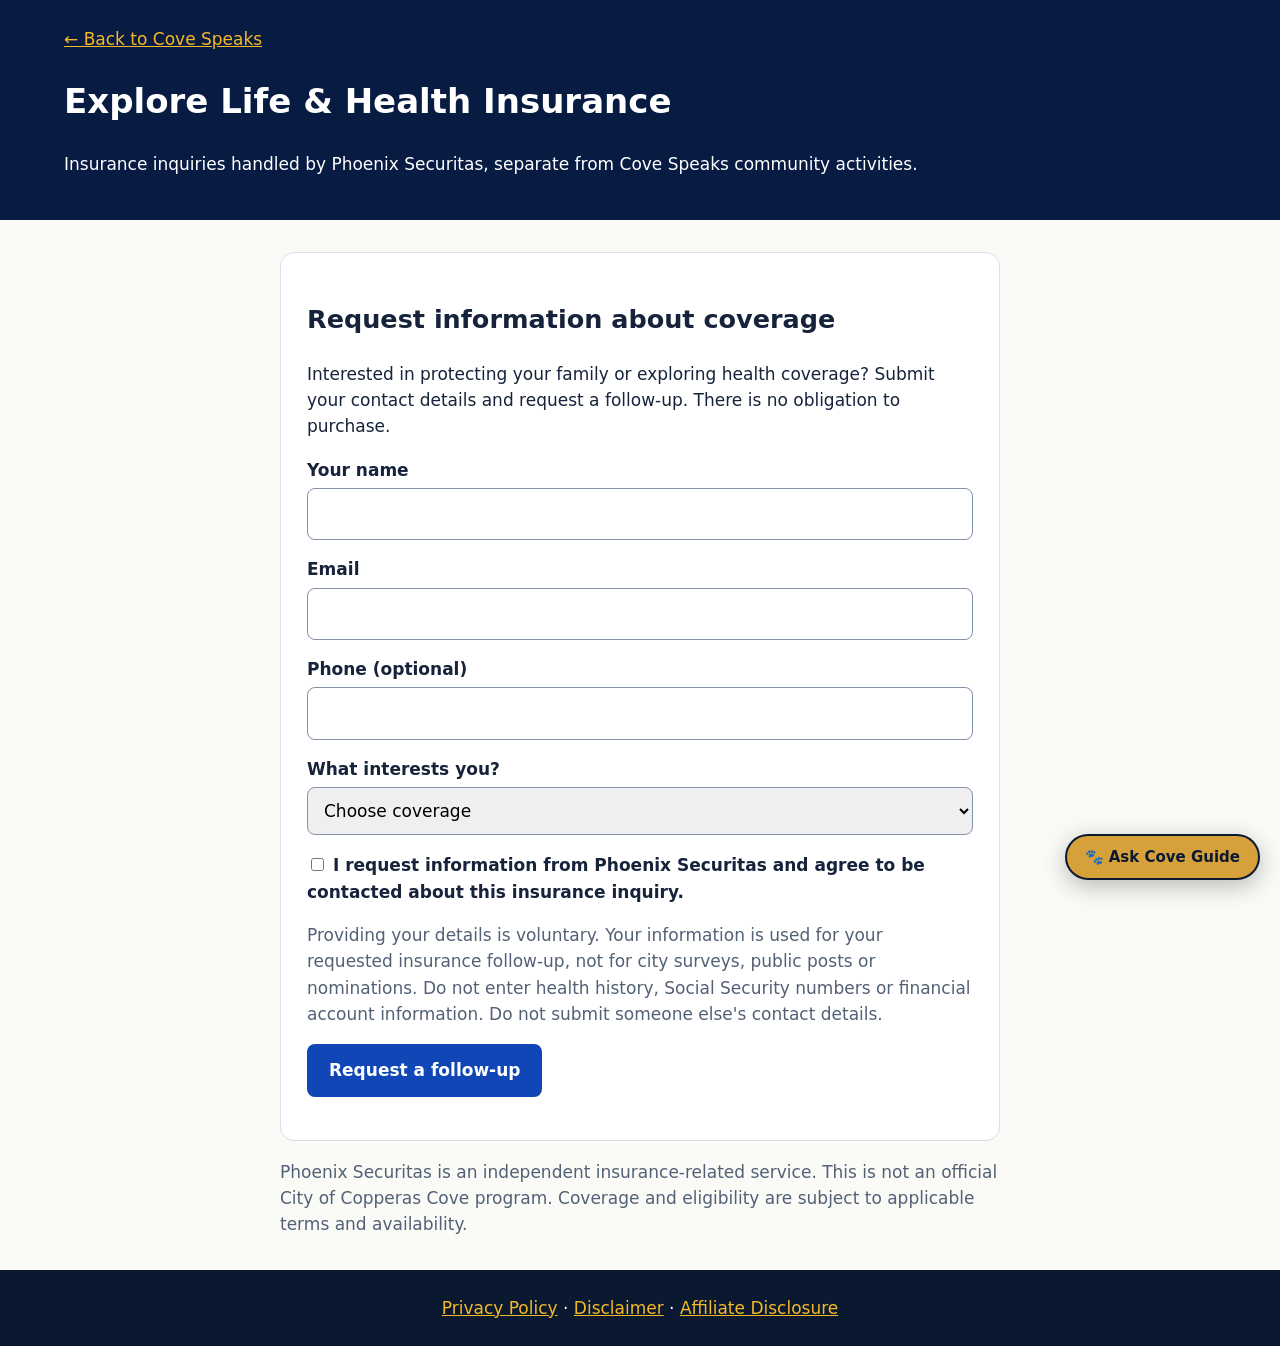
<file: insurance.html>
<!doctype html><html lang="en"><head><meta charset="utf-8"><meta name="viewport" content="width=device-width,initial-scale=1"><meta name="referrer" content="strict-origin-when-cross-origin"><title>Life & Health Insurance | Phoenix Securitas</title><style>:root{font:17px/1.55 system-ui,sans-serif;color:#16233b;background:#fafaf7}*{box-sizing:border-box}body{margin:0}header{background:#081b43;color:white;padding:26px 5%}header a{color:#f4b928}main{max-width:760px;margin:32px auto;padding:0 20px}.panel{background:white;border:1px solid #d9dfeb;border-radius:14px;padding:26px;margin:18px 0}label{display:block;font-weight:700;margin:16px 0 5px}input,select{width:100%;padding:12px;border:1px solid #8391a8;border-radius:8px;font:inherit}input[type=checkbox]{width:auto}button{background:#1046b5;color:white;border:0;border-radius:8px;padding:13px 22px;font:inherit;font-weight:700;cursor:pointer}button:disabled{opacity:.5}.muted{color:#536176}#message{font-weight:700}</style><link rel="stylesheet" href="/cove-guide.css"></head><body><header><a href="/">← Back to Cove Speaks</a><h1>Explore Life & Health Insurance</h1><p>Insurance inquiries handled by Phoenix Securitas, separate from Cove Speaks community activities.</p></header><main><div class="panel"><h2>Request information about coverage</h2><p>Interested in protecting your family or exploring health coverage? Submit your contact details and request a follow-up. There is no obligation to purchase.</p><form id="lead"><label for="name">Your name</label><input id="name" autocomplete="name" maxlength="100" required><label for="email">Email</label><input id="email" type="email" autocomplete="email" maxlength="254" required><label for="phone">Phone (optional)</label><input id="phone" type="tel" autocomplete="tel" maxlength="35"><label for="interest">What interests you?</label><select id="interest" required><option value="">Choose coverage</option><option value="life">Life insurance</option><option value="health">Health insurance</option><option value="both">Both life and health</option></select><p><label><input id="consent" type="checkbox" required> I request information from Phoenix Securitas and agree to be contacted about this insurance inquiry.</label></p><p class="muted">Providing your details is voluntary. Your information is used for your requested insurance follow-up, not for city surveys, public posts or nominations. Do not enter health history, Social Security numbers or financial account information. Do not submit someone else's contact details.</p><div id="captcha"></div><p><button id="submit" type="submit">Request a follow-up</button></p><p id="message" role="status"></p></form></div><p class="muted">Phoenix Securitas is an independent insurance-related service. This is not an official City of Copperas Cove program. Coverage and eligibility are subject to applicable terms and availability.</p></main><script>const API='https://covespeaks-api.truewolfflix777.workers.dev';const $=id=>document.getElementById(id);let widget=null;const script=document.createElement('script');script.src='https://challenges.cloudflare.com/turnstile/v0/api.js?render=explicit';script.onload=()=>{if(window.turnstile)widget=turnstile.render('#captcha',{sitekey:'0x4AAAAAAF31k1SBQbLu193m'})};document.head.append(script);$('lead').onsubmit=async e=>{e.preventDefault();const turnstileToken=window.turnstile&&widget!==null?turnstile.getResponse(widget):'';if(!turnstileToken){$('message').textContent='Please complete security verification.';return}const payload={name:$('name').value.trim(),email:$('email').value.trim(),phone:$('phone').value.trim(),interest:$('interest').value,consent:$('consent').checked,turnstileToken};$('submit').disabled=true;$('message').textContent='Submitting your request...';try{const r=await fetch(API+'/api/insurance-leads',{method:'POST',credentials:'omit',headers:{'Content-Type':'application/json'},body:JSON.stringify(payload)});const data=await r.json();if(!r.ok)throw Error(data.error||'Unable to submit');$('message').textContent='Thank you. Your insurance inquiry has been received.';$('lead').reset()}catch(err){$('message').textContent=err.message}finally{$('submit').disabled=false;if(window.turnstile&&widget!==null)turnstile.reset(widget)}};</script><footer style="padding:25px;text-align:center;background:#0a1930;color:#fff"><p style="margin:0"><a style="color:#f4b928" href="/privacy.html">Privacy Policy</a> · <a style="color:#f4b928" href="/disclaimer.html">Disclaimer</a> · <a style="color:#f4b928" href="/affiliates.html">Affiliate Disclosure</a></p></footer><script src="/cove-guide.js" defer></script></body></html>
</file>
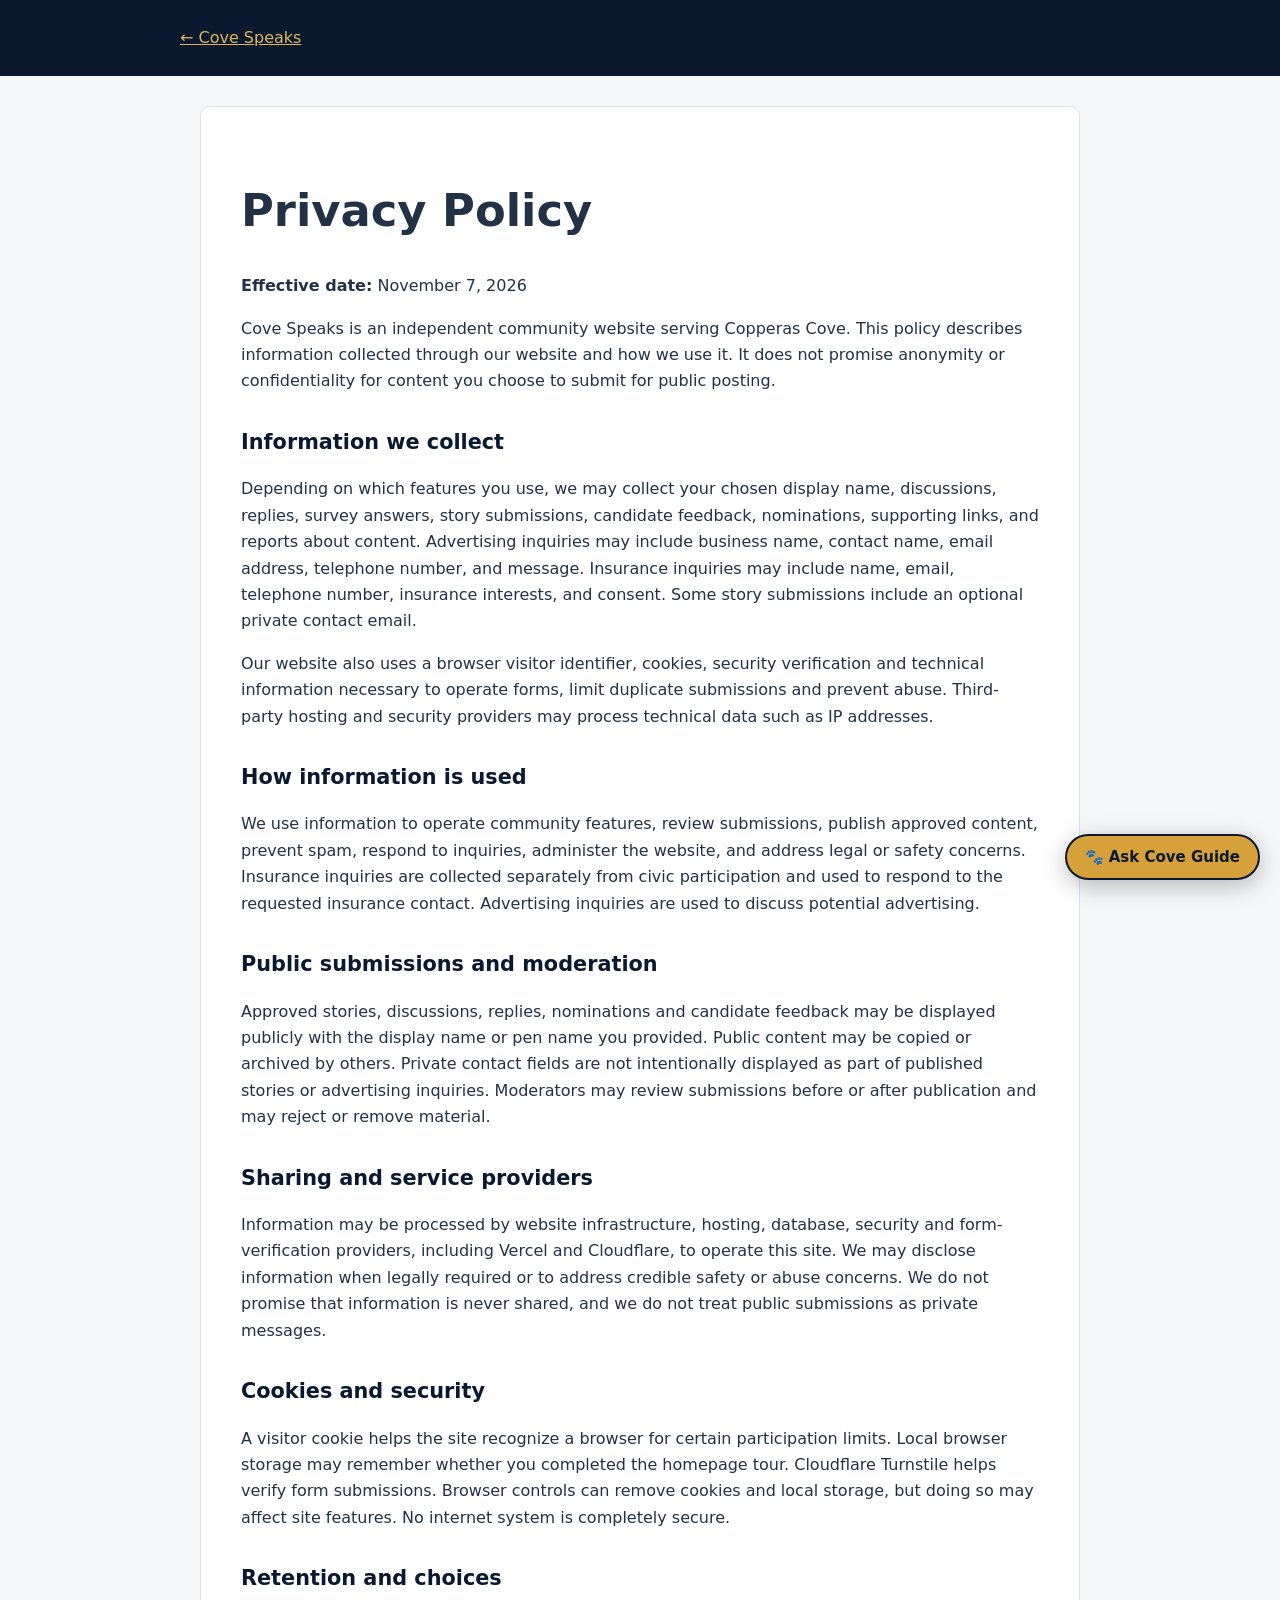
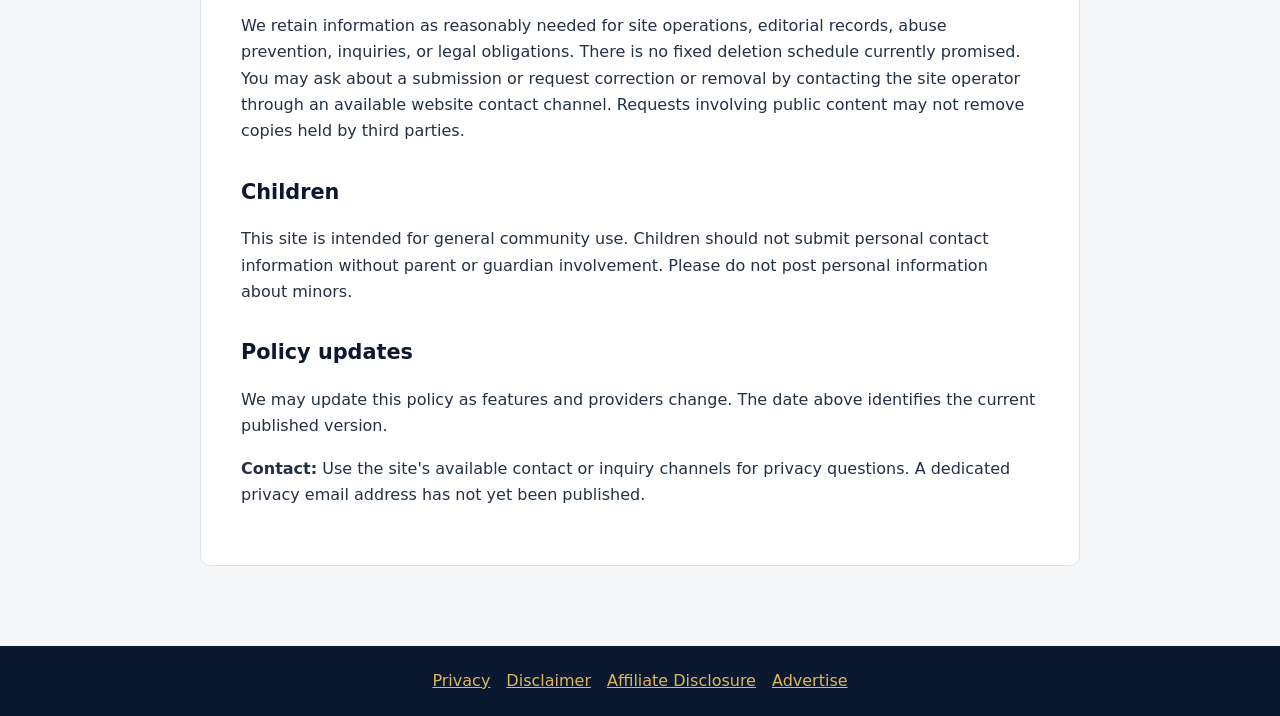
<file: privacy.html>
<!doctype html><html lang="en"><head><meta charset="utf-8"><meta name="viewport" content="width=device-width,initial-scale=1"><title>Privacy Policy | Cove Speaks</title><style>:root{font:16px/1.65 system-ui,sans-serif;color:#233146;background:#f6f7f9}*{box-sizing:border-box}body{margin:0}header{background:#0a1930;color:white;padding:25px max(20px,calc((100vw - 920px)/2))}header a{color:#e0b65b}main{max-width:920px;margin:30px auto;padding:0 20px 50px}article{background:white;border:1px solid #dde3ec;border-radius:10px;padding:clamp(20px,4vw,40px)}h1{font-size:clamp(2rem,4vw,2.8rem);line-height:1.15}h2{margin-top:30px;font-size:1.3rem;color:#0a1930}a{color:#174a99}footer{background:#0a1930;color:white;padding:22px;text-align:center}footer a{color:#e0b65b;margin:0 8px}small{color:#526177}</style><link rel="stylesheet" href="/cove-guide.css"></head><body><header><a href="/">← Cove Speaks</a></header><main><article><h1>Privacy Policy</h1><p><strong>Effective date:</strong> November 7, 2026</p><p>Cove Speaks is an independent community website serving Copperas Cove. This policy describes information collected through our website and how we use it. It does not promise anonymity or confidentiality for content you choose to submit for public posting.</p><h2>Information we collect</h2><p>Depending on which features you use, we may collect your chosen display name, discussions, replies, survey answers, story submissions, candidate feedback, nominations, supporting links, and reports about content. Advertising inquiries may include business name, contact name, email address, telephone number, and message. Insurance inquiries may include name, email, telephone number, insurance interests, and consent. Some story submissions include an optional private contact email.</p><p>Our website also uses a browser visitor identifier, cookies, security verification and technical information necessary to operate forms, limit duplicate submissions and prevent abuse. Third-party hosting and security providers may process technical data such as IP addresses.</p><h2>How information is used</h2><p>We use information to operate community features, review submissions, publish approved content, prevent spam, respond to inquiries, administer the website, and address legal or safety concerns. Insurance inquiries are collected separately from civic participation and used to respond to the requested insurance contact. Advertising inquiries are used to discuss potential advertising.</p><h2>Public submissions and moderation</h2><p>Approved stories, discussions, replies, nominations and candidate feedback may be displayed publicly with the display name or pen name you provided. Public content may be copied or archived by others. Private contact fields are not intentionally displayed as part of published stories or advertising inquiries. Moderators may review submissions before or after publication and may reject or remove material.</p><h2>Sharing and service providers</h2><p>Information may be processed by website infrastructure, hosting, database, security and form-verification providers, including Vercel and Cloudflare, to operate this site. We may disclose information when legally required or to address credible safety or abuse concerns. We do not promise that information is never shared, and we do not treat public submissions as private messages.</p><h2>Cookies and security</h2><p>A visitor cookie helps the site recognize a browser for certain participation limits. Local browser storage may remember whether you completed the homepage tour. Cloudflare Turnstile helps verify form submissions. Browser controls can remove cookies and local storage, but doing so may affect site features. No internet system is completely secure.</p><h2>Retention and choices</h2><p>We retain information as reasonably needed for site operations, editorial records, abuse prevention, inquiries, or legal obligations. There is no fixed deletion schedule currently promised. You may ask about a submission or request correction or removal by contacting the site operator through an available website contact channel. Requests involving public content may not remove copies held by third parties.</p><h2>Children</h2><p>This site is intended for general community use. Children should not submit personal contact information without parent or guardian involvement. Please do not post personal information about minors.</p><h2>Policy updates</h2><p>We may update this policy as features and providers change. The date above identifies the current published version.</p><p><strong>Contact:</strong> Use the site's available contact or inquiry channels for privacy questions. A dedicated privacy email address has not yet been published.</p></article></main><footer><a href="/privacy.html">Privacy</a><a href="/disclaimer.html">Disclaimer</a><a href="/affiliates.html">Affiliate Disclosure</a><a href="/advertise.html">Advertise</a></footer><script src="/cove-guide.js" defer></script></body></html>
</file>
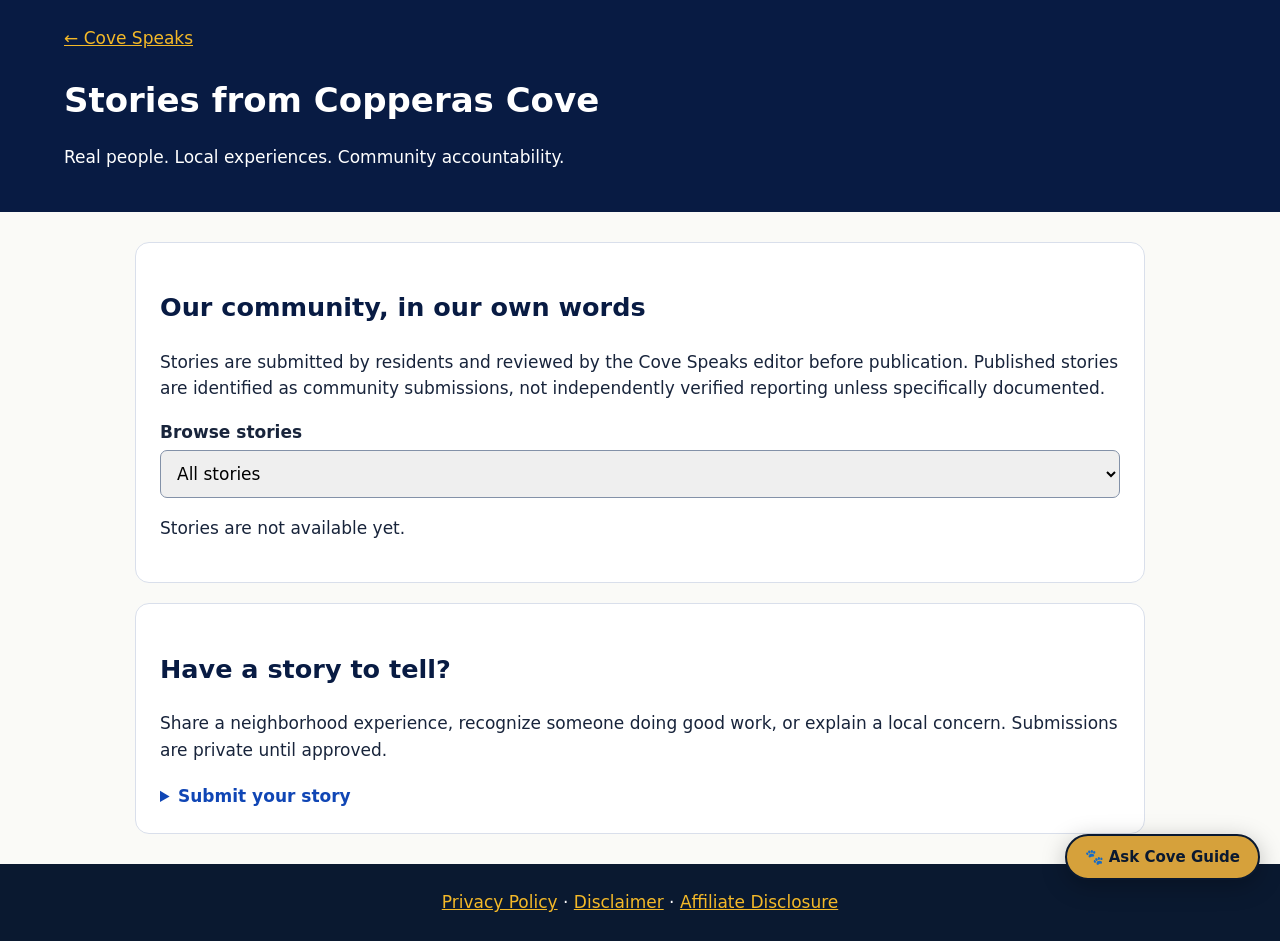
<file: stories.html>
<!doctype html><html lang="en"><head><meta charset="utf-8"><meta name="viewport" content="width=device-width,initial-scale=1"><title>Community Stories | Cove Speaks</title><style>:root{font:17px/1.55 system-ui,sans-serif;background:#fafaf7;color:#18243b}*{box-sizing:border-box}body{margin:0}header{background:#081b43;color:white;padding:25px 5%}header a{color:#f4b928}main{max-width:1050px;margin:30px auto;padding:0 20px}.panel{background:white;border:1px solid #d9dfeb;border-radius:14px;padding:24px;margin:20px 0}.grid{display:grid;grid-template-columns:repeat(auto-fit,minmax(280px,1fr));gap:18px}.story{border:1px solid #d9dfeb;border-radius:10px;padding:20px;background:#fff;overflow-wrap:anywhere}.story p{white-space:pre-wrap}h1{margin-bottom:4px}h2{color:#081b43}label{display:block;font-weight:700;margin:14px 0 5px}input,select,textarea{width:100%;padding:12px;border:1px solid #8391a8;border-radius:7px;font:inherit}textarea{min-height:220px}button{background:#1046b5;color:white;border:0;border-radius:8px;padding:12px 20px;font:inherit;font-weight:700;cursor:pointer}button:disabled{opacity:.5}.muted{color:#536176;font-size:.93rem}details{margin-top:20px}summary{font-weight:750;cursor:pointer;color:#1046b5}</style><link rel="stylesheet" href="/cove-guide.css"></head><body><header><a href="/">← Cove Speaks</a><h1>Stories from Copperas Cove</h1><p>Real people. Local experiences. Community accountability.</p></header><main><section class="panel"><h2>Our community, in our own words</h2><p>Stories are submitted by residents and reviewed by the Cove Speaks editor before publication. Published stories are identified as community submissions, not independently verified reporting unless specifically documented.</p><label for="filter">Browse stories</label><select id="filter"><option value="">All stories</option><option>Community Voices</option><option>Celebrate Cove</option><option>Local Accountability</option><option>Schools & Families</option><option>Small Businesses</option></select><div id="stories" class="grid" aria-live="polite"><p>Loading stories...</p></div></section><section class="panel"><h2>Have a story to tell?</h2><p>Share a neighborhood experience, recognize someone doing good work, or explain a local concern. Submissions are private until approved.</p><details><summary>Submit your story</summary><form id="form"><label for="title">Story headline</label><input id="title" required minlength="8" maxlength="150"><label for="category">Category</label><select id="category" required><option>Community Voices</option><option>Celebrate Cove</option><option>Local Accountability</option><option>Schools & Families</option><option>Small Businesses</option></select><label for="byline">Name or public pen name</label><input id="byline" required minlength="2" maxlength="70" placeholder="How you want to be credited"><label for="body">Your story</label><textarea id="body" required minlength="100" maxlength="5000" placeholder="What happened, when, where, and why should the community know?"></textarea><label for="source">Supporting public link (optional)</label><input id="source" type="url" maxlength="500" placeholder="https://..."><label for="email">Contact email (optional, never displayed)</label><input id="email" type="email" maxlength="254"><p class="muted">Do not include home addresses, private phone numbers, confidential records, threats or unsupported accusations. No file uploads yet. If you have photographs, the editor can arrange a separate submission method. Editorial review does not guarantee publication.</p><div id="captcha"></div><p><button id="send" type="submit">Send story for review</button></p><p id="message" role="status"></p></form></details></section></main><script>const API='https://covespeaks-api.truewolfflix777.workers.dev',KEY='0x4AAAAAAF31k1SBQbLu193m';const $=id=>document.getElementById(id);let stories=[],widget=null;function text(tag,value){const e=document.createElement(tag);e.textContent=value;return e}function render(){const root=$('stories');root.replaceChildren();const filtered=stories.filter(x=>!$('filter').value||x.category===$('filter').value);if(!filtered.length){root.append(text('p','No published stories in this category yet.'));return}for(const item of filtered){const article=text('article','');article.className='story';article.append(text('small',item.category),text('h3',item.title),text('p','By '+item.byline+' · '+(item.published_at||'').slice(0,10)),text('p',item.body));if(item.source_url){const a=text('a','Supporting public source');a.href=item.source_url;a.target='_blank';a.rel='noopener noreferrer nofollow';article.append(a)}root.append(article)}}$('filter').onchange=render;async function load(){try{const r=await fetch(API+'/api/stories',{credentials:'include'});const data=await r.json();if(!r.ok)throw Error(data.error||'Unavailable');stories=data.stories;render()}catch(e){$('stories').replaceChildren(text('p','Stories are not available yet.'))}}const script=document.createElement('script');script.src='https://challenges.cloudflare.com/turnstile/v0/api.js?render=explicit';script.onload=()=>{if(window.turnstile)widget=turnstile.render('#captcha',{sitekey:KEY})};document.head.append(script);$('form').onsubmit=async e=>{e.preventDefault();const turnstileToken=window.turnstile&&widget!==null?turnstile.getResponse(widget):'';if(!turnstileToken){$('message').textContent='Complete the security verification.';return}const payload={title:$('title').value,category:$('category').value,byline:$('byline').value,body:$('body').value,sourceUrl:$('source').value,email:$('email').value,turnstileToken};$('send').disabled=true;try{const r=await fetch(API+'/api/stories',{method:'POST',credentials:'include',headers:{'Content-Type':'application/json'},body:JSON.stringify(payload)});const data=await r.json();if(!r.ok)throw Error(data.error||'Unable to submit');$('form').reset();$('message').textContent='Story received for editorial review. It is not public yet.'}catch(err){$('message').textContent=err.message}finally{$('send').disabled=false;if(window.turnstile&&widget!==null)turnstile.reset(widget)}};load();</script><footer style="padding:25px;text-align:center;background:#0a1930;color:#fff"><p style="margin:0"><a style="color:#f4b928" href="/privacy.html">Privacy Policy</a> · <a style="color:#f4b928" href="/disclaimer.html">Disclaimer</a> · <a style="color:#f4b928" href="/affiliates.html">Affiliate Disclosure</a></p></footer><script src="/cove-guide.js" defer></script></body></html>
</file>
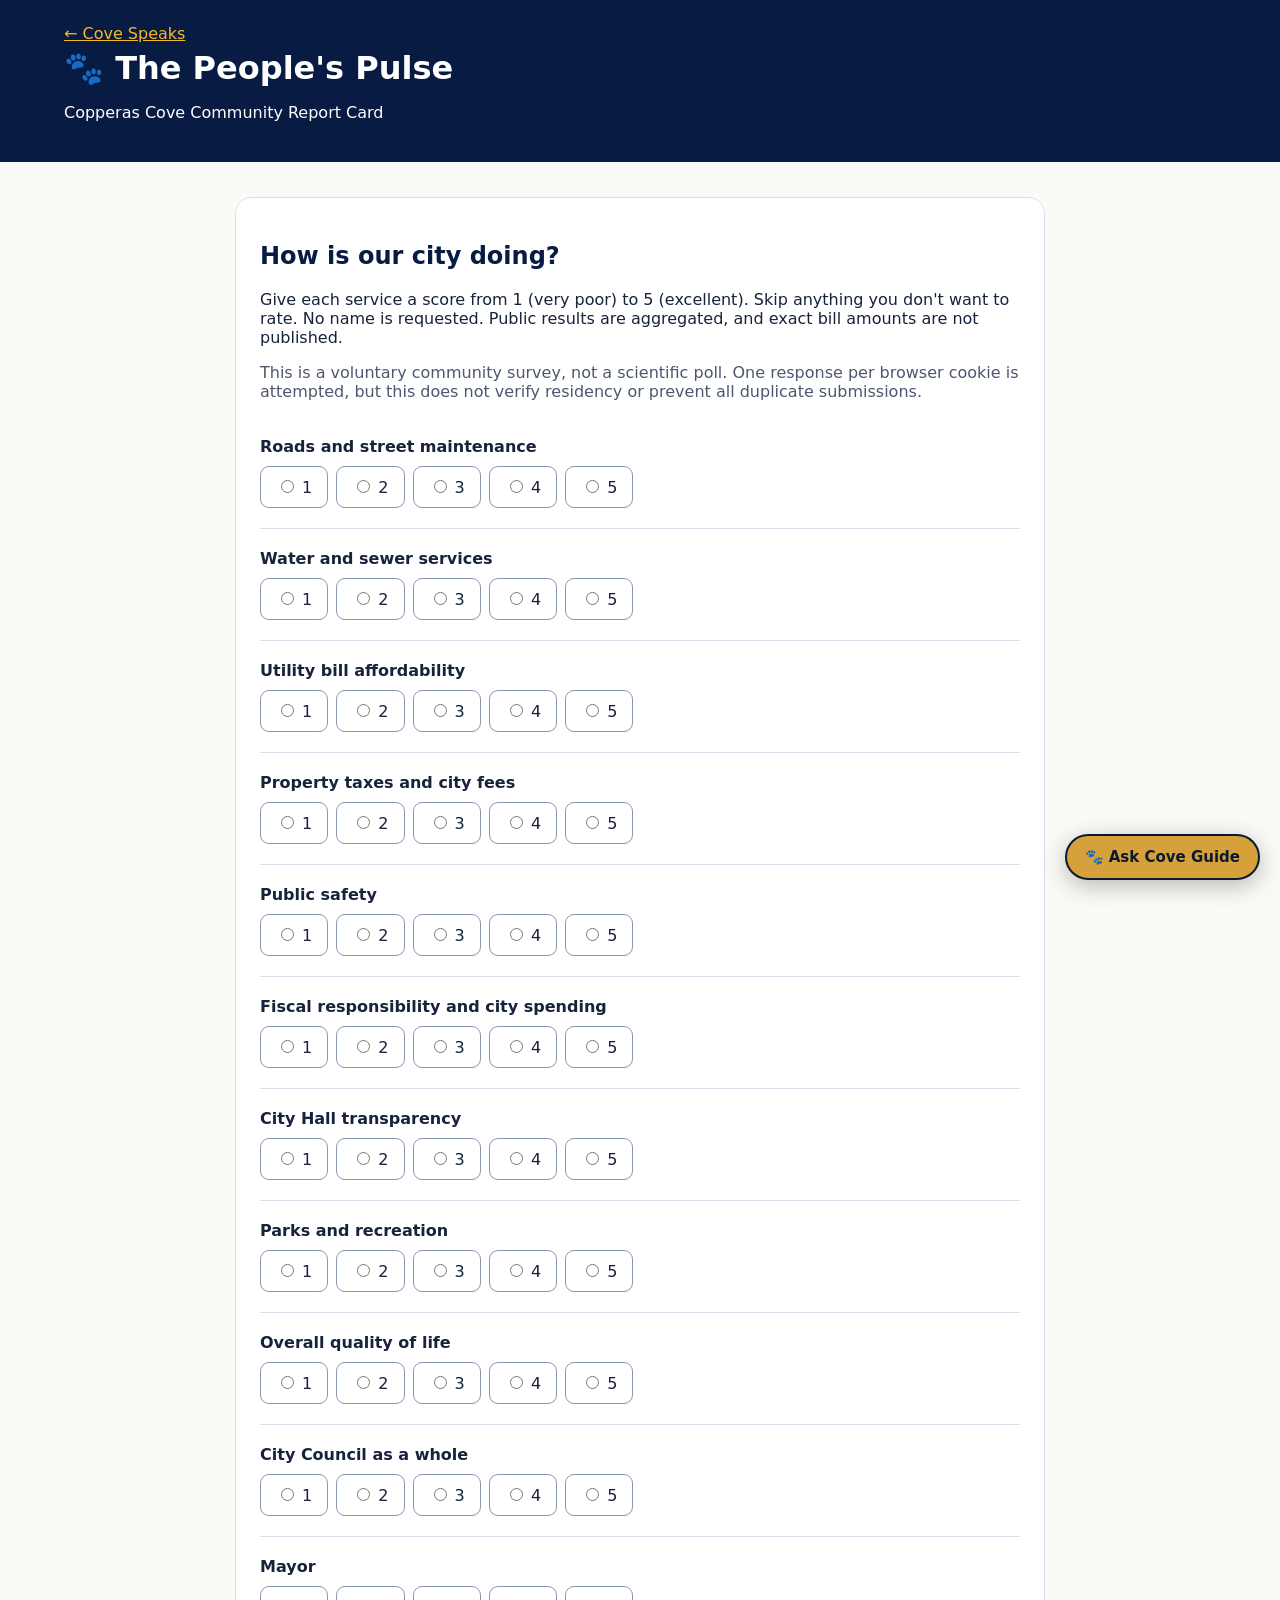
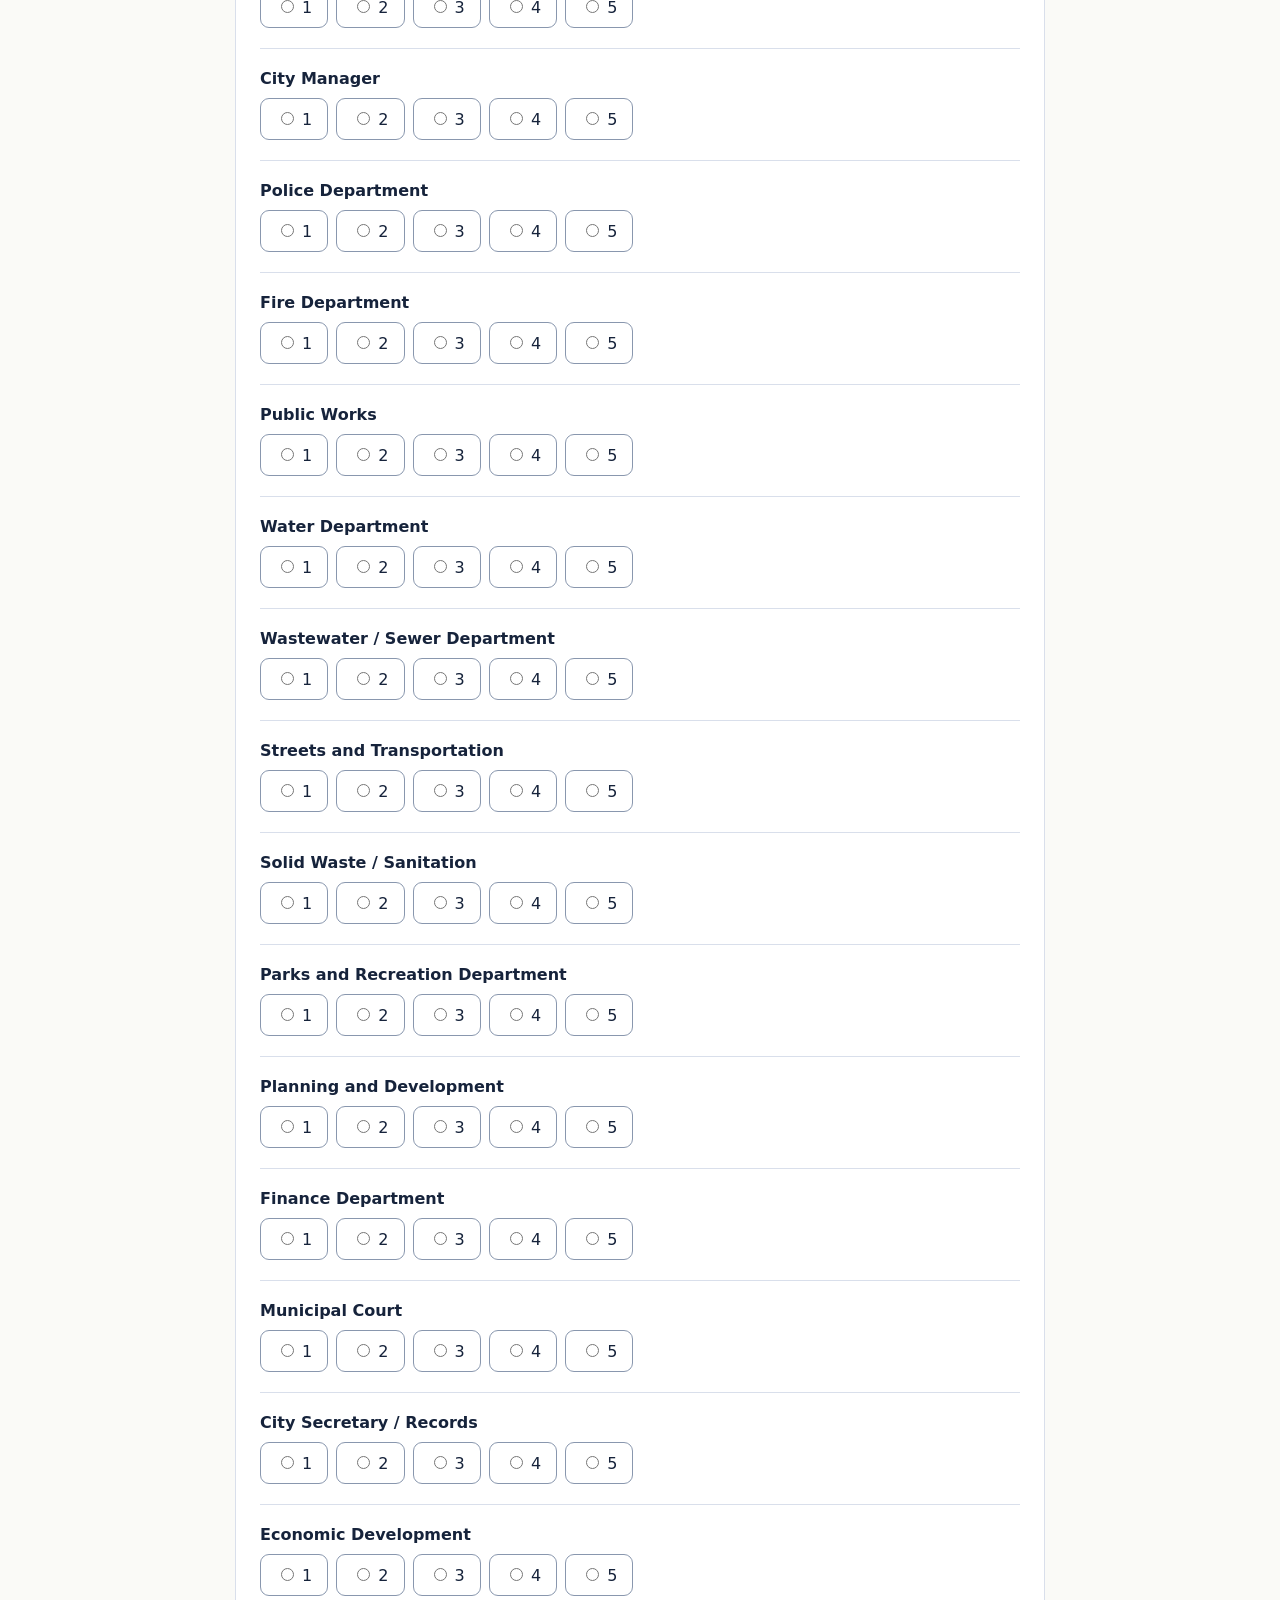
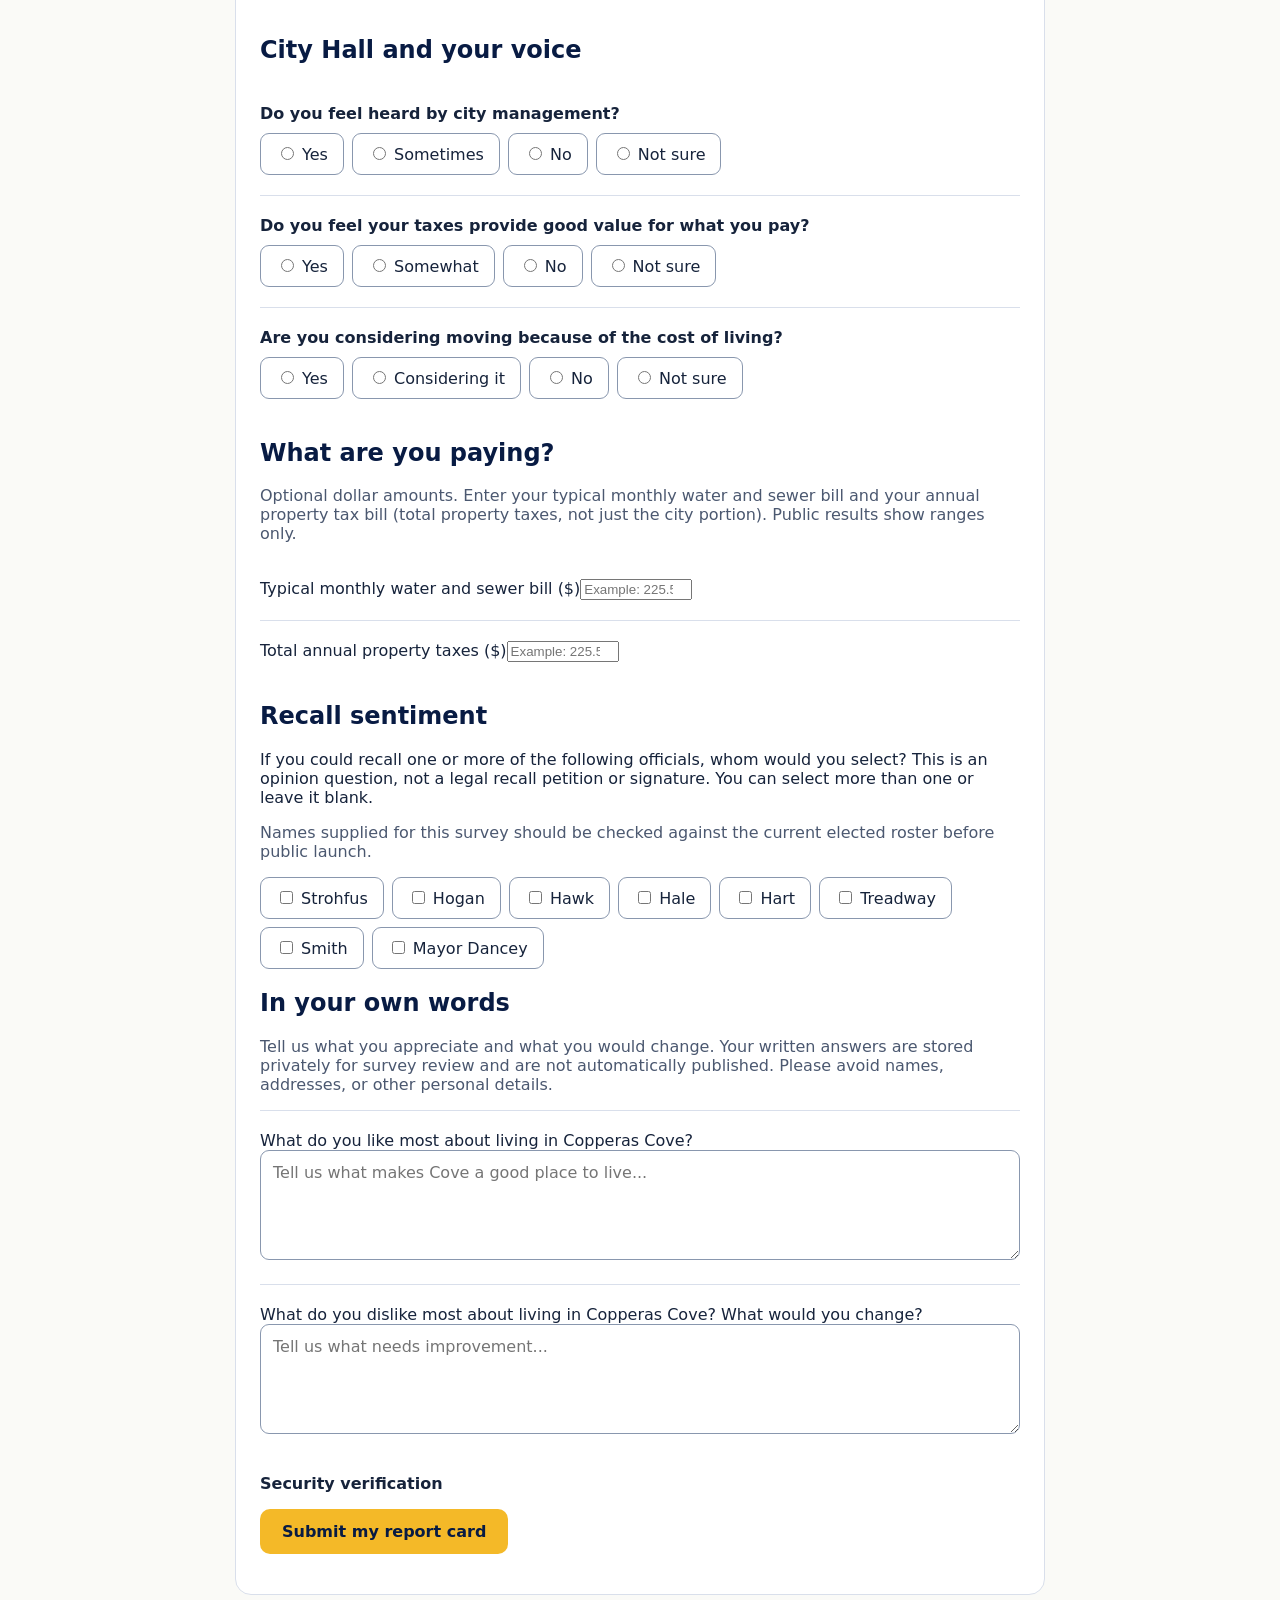
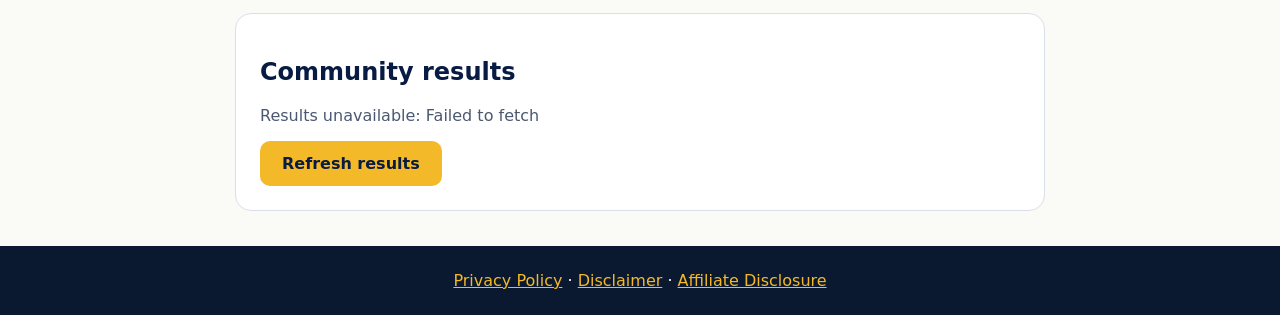
<file: survey.html>
<!doctype html><html lang="en"><head><meta charset="utf-8"><meta name="viewport" content="width=device-width,initial-scale=1"><title>The People's Pulse | Cove Speaks</title><style>:root{font-family:system-ui,-apple-system,Segoe UI,sans-serif;color:#16233b;background:#fafaf7}*{box-sizing:border-box}body{margin:0}header{background:#081b43;color:white;padding:24px 5%}header a{color:#f4b928}main{max-width:850px;margin:35px auto;padding:0 20px}h1{margin:6px 0}h2{color:#081b43}.panel{background:white;border:1px solid #d9dfeb;border-radius:16px;padding:24px;margin:18px 0}.question{border-top:1px solid #d9dfeb;padding:20px 0}.question:first-child{border:0}.choices{display:flex;gap:8px;flex-wrap:wrap;margin-top:10px}.choices label{cursor:pointer;border:1px solid #8997ae;border-radius:9px;padding:10px 15px;min-width:60px;text-align:center}.choices label:has(input:checked){background:#1046b5;color:white}.choices input{accent-color:#f4b928}textarea{width:100%;min-height:110px;padding:12px;border:1px solid #8997ae;border-radius:9px;font:inherit;resize:vertical}button{padding:13px 22px;background:#f4b928;color:#081b43;border:0;border-radius:10px;font:inherit;font-weight:800;cursor:pointer}button:disabled{opacity:.5}.muted{color:#4b5870}.result{margin:12px 0}.bar{height:12px;background:#e6eaf2;border-radius:20px;overflow:hidden}.bar span{display:block;background:#1046b5;height:100%}#message{font-weight:700}a:focus-visible,button:focus-visible,input:focus-visible{outline:3px solid #d18a00;outline-offset:2px}</style><link rel="stylesheet" href="/cove-guide.css"></head><body><header><a href="/">← Cove Speaks</a><h1>🐾 The People's Pulse</h1><p>Copperas Cove Community Report Card</p></header><main><section class="panel"><h2>How is our city doing?</h2><p>Give each service a score from 1 (very poor) to 5 (excellent). Skip anything you don't want to rate. No name is requested. Public results are aggregated, and exact bill amounts are not published.</p><p class="muted">This is a voluntary community survey, not a scientific poll. One response per browser cookie is attempted, but this does not verify residency or prevent all duplicate submissions.</p><form id="survey"><div id="questions"></div><h2>City Hall and your voice</h2><div id="opinions"></div><h2>What are you paying?</h2><p class="muted">Optional dollar amounts. Enter your typical monthly water and sewer bill and your annual property tax bill (total property taxes, not just the city portion). Public results show ranges only.</p><div id="costs"></div><h2>Recall sentiment</h2><p>If you could recall one or more of the following officials, whom would you select? This is an opinion question, not a legal recall petition or signature. You can select more than one or leave it blank.</p><p class="muted">Names supplied for this survey should be checked against the current elected roster before public launch.</p><div id="recall"></div><h2>In your own words</h2><p class="muted">Tell us what you appreciate and what you would change. Your written answers are stored privately for survey review and are not automatically published. Please avoid names, addresses, or other personal details.</p><div class="question"><label for="like_cove">What do you like most about living in Copperas Cove?</label><textarea id="like_cove" maxlength="1500" placeholder="Tell us what makes Cove a good place to live..."></textarea></div><div class="question"><label for="dislike_cove">What do you dislike most about living in Copperas Cove? What would you change?</label><textarea id="dislike_cove" maxlength="1500" placeholder="Tell us what needs improvement..."></textarea></div><p><strong>Security verification</strong></p><div id="captcha"></div><button id="submit" type="submit">Submit my report card</button><p id="message" role="status"></p></form></section><section class="panel"><h2>Community results</h2><p id="count" class="muted">Loading results...</p><div id="results"></div><button id="refresh" type="button">Refresh results</button></section></main><script>const API='https://covespeaks-api.truewolfflix777.workers.dev';const KEY='0x4AAAAAAF31k1SBQbLu193m';const fields=[['roads','Roads and street maintenance'],['water','Water and sewer services'],['utility_bills','Utility bill affordability'],['taxes','Property taxes and city fees'],['safety','Public safety'],['spending','Fiscal responsibility and city spending'],['transparency','City Hall transparency'],['parks','Parks and recreation'],['quality_of_life','Overall quality of life'],['council','City Council as a whole'],['mayor','Mayor'],['city_manager','City Manager'],['police','Police Department'],['fire','Fire Department'],['public_works','Public Works'],['water_department','Water Department'],['wastewater','Wastewater / Sewer Department'],['streets','Streets and Transportation'],['sanitation','Solid Waste / Sanitation'],['parks_department','Parks and Recreation Department'],['planning','Planning and Development'],['finance','Finance Department'],['municipal_court','Municipal Court'],['city_secretary','City Secretary / Records'],['economic_development','Economic Development']];const $=id=>document.getElementById(id);let widget=null;function captcha(){if(window.turnstile&&widget===null)widget=turnstile.render('#captcha',{sitekey:KEY})}const script=document.createElement('script');script.src='https://challenges.cloudflare.com/turnstile/v0/api.js?render=explicit';script.onload=captcha;document.head.append(script);for(const [key,label] of fields){const wrap=document.createElement('div');wrap.className='question';const title=document.createElement('strong');title.textContent=label;wrap.append(title);const choices=document.createElement('div');choices.className='choices';for(let n=1;n<=5;n++){const lab=document.createElement('label');const input=document.createElement('input');input.type='radio';input.name=key;input.value=n;lab.append(input,document.createTextNode(' '+n));choices.append(lab)}wrap.append(choices);$('questions').append(wrap)}const opinionFields=[['heard','Do you feel heard by city management?', [['yes','Yes'],['sometimes','Sometimes'],['no','No'],['unsure','Not sure']]],['tax_value','Do you feel your taxes provide good value for what you pay?', [['yes','Yes'],['somewhat','Somewhat'],['no','No'],['unsure','Not sure']]],['moving','Are you considering moving because of the cost of living?', [['yes','Yes'],['considering','Considering it'],['no','No'],['unsure','Not sure']]]];
for(const [key,label,options] of opinionFields){const wrap=document.createElement('div');wrap.className='question';const title=document.createElement('strong');title.textContent=label;wrap.append(title);const choices=document.createElement('div');choices.className='choices';for(const [value,text] of options){const lab=document.createElement('label');const input=document.createElement('input');input.type='radio';input.name=key;input.value=value;lab.append(input,document.createTextNode(' '+text));choices.append(lab)}wrap.append(choices);$('opinions').append(wrap)}
for(const [key,label] of [['water_sewer','Typical monthly water and sewer bill ($)'],['property_tax','Total annual property taxes ($)']]){const wrap=document.createElement('div');wrap.className='question';const lab=document.createElement('label');lab.textContent=label;lab.htmlFor=key;const input=document.createElement('input');input.id=key;input.name=key;input.type='number';input.min='0';input.max='1000000';input.step='0.01';input.placeholder='Example: 225.50';wrap.append(lab,input);$('costs').append(wrap)}
const recallNames=['Strohfus','Hogan','Hawk','Hale','Hart','Treadway','Smith','Mayor Dancey'];const recallWrap=document.createElement('div');recallWrap.className='choices';for(const name of recallNames){const lab=document.createElement('label');const input=document.createElement('input');input.type='checkbox';input.name='recall';input.value=name;lab.append(input,document.createTextNode(' '+name));recallWrap.append(lab)}$('recall').append(recallWrap);
function summaryBlock(label,values){const wrap=document.createElement('div');wrap.className='result';const title=document.createElement('strong');title.textContent=label;wrap.append(title);const list=document.createElement('p');list.className='muted';list.textContent=Object.entries(values).map(([k,v])=>k+': '+v).join(' · ');wrap.append(list);$('results').append(wrap)}
async function results(){try{const r=await fetch(API+'/api/survey/results',{credentials:'include'});const d=await r.json();if(!r.ok)throw Error(d.error||'Unable to load');$('count').textContent=d.total+' submitted report cards';$('submit').disabled=d.submitted;if(d.submitted)$('message').textContent='A response from this browser has already been recorded.';$('results').replaceChildren();for(const [key,label] of fields){const stat=d.summary[key];if(!stat)continue;const wrap=document.createElement('div');wrap.className='result';const title=document.createElement('p');title.textContent=label+': '+(stat.average===null?'No ratings yet':stat.average+' / 5 ('+stat.count+' ratings)');const bar=document.createElement('div');bar.className='bar';const fill=document.createElement('span');fill.style.width=(stat.average===null?0:stat.average/5*100)+'%';bar.append(fill);wrap.append(title,bar);$('results').append(wrap)}for(const [key,label] of opinionFields)summaryBlock(label,d.choices?.[key]||{});summaryBlock('Recall sentiment (multiple selections allowed; '+(d.recallAnswered||0)+' respondents)',d.recall||{});summaryBlock('Monthly water and sewer bills, by range',d.bills?.water_sewer?.bands||{});summaryBlock('Annual property tax bills, by range',d.bills?.property_tax?.bands||{})}catch(e){$('count').textContent='Results unavailable: '+e.message}}$('survey').addEventListener('submit',async e=>{e.preventDefault();const answers={};for(const [key] of fields){const choice=document.querySelector('input[name="'+key+'"]:checked');if(choice)answers[key]=Number(choice.value)}for(const [key] of opinionFields){const choice=document.querySelector('input[name="'+key+'"]:checked');if(choice)answers[key]=choice.value}for(const key of ['water_sewer','property_tax']){const value=$(key).value.trim();if(value!=='')answers[key]=Number(value)}const recall=Array.from(document.querySelectorAll('input[name="recall"]:checked')).map(x=>x.value);if(recall.length)answers.recall=recall;for(const key of ['like_cove','dislike_cove']){const value=$(key).value.trim();if(value)answers[key]=value}if(!Object.keys(answers).length){$('message').textContent='Please answer at least one question.';return}const token=window.turnstile&&widget!==null?turnstile.getResponse(widget):'';if(!token){$('message').textContent='Please complete the security verification.';return}$('submit').disabled=true;$('message').textContent='Submitting...';try{const r=await fetch(API+'/api/survey/respond',{method:'POST',credentials:'include',headers:{'Content-Type':'application/json'},body:JSON.stringify({answers,turnstileToken:token})});const d=await r.json();if(!r.ok)throw Error(d.error||'Submission failed');$('message').textContent='Thank you! Your report card was recorded.';await results()}catch(err){$('message').textContent=err.message;$('submit').disabled=false;if(window.turnstile&&widget!==null)turnstile.reset(widget)}});$('refresh').addEventListener('click',results);results();</script><footer style="padding:25px;text-align:center;background:#0a1930;color:#fff"><p style="margin:0"><a style="color:#f4b928" href="/privacy.html">Privacy Policy</a> · <a style="color:#f4b928" href="/disclaimer.html">Disclaimer</a> · <a style="color:#f4b928" href="/affiliates.html">Affiliate Disclosure</a></p></footer><script src="/cove-guide.js" defer></script></body></html>
</file>
<file: cove-guide.css>
#cove-guide-launch{position:fixed;right:20px;bottom:20px;z-index:190;background:#d6a13b;color:#0a1930;border:2px solid #0a1930;border-radius:40px;padding:12px 18px;font:700 15px system-ui,sans-serif;box-shadow:0 6px 24px #0004;cursor:pointer}#cove-guide-panel{position:fixed;right:20px;bottom:82px;z-index:191;width:min(390px,calc(100vw - 28px));max-height:min(620px,calc(100dvh - 110px));display:none;flex-direction:column;background:#fff;color:#18243b;border:1px solid #c8d1df;border-radius:16px;box-shadow:0 12px 45px #0005;font:15px/1.5 system-ui,sans-serif;overflow:hidden}#cove-guide-panel.open{display:flex}#cove-guide-panel *{box-sizing:border-box}#cove-guide-head{display:flex;justify-content:space-between;align-items:center;background:#0a1930;color:#fff;padding:14px 16px}#cove-guide-head strong{font-size:18px}#cove-guide-close{background:transparent;border:1px solid #fff8;color:white;border-radius:7px;padding:5px 10px;cursor:pointer;font:inherit}#cove-guide-body{padding:16px;overflow:auto;min-height:100px}#cove-guide-body p{margin:0 0 10px}#cove-guide-body .cg-hint{color:#526177;font-size:13px}#cove-guide-input-row{display:flex;gap:8px;padding:12px;border-top:1px solid #dce2eb;background:#f7f8fb}#cove-guide-input{flex:1;min-width:0;border:1px solid #8794a7;border-radius:7px;padding:10px;font:inherit;background:white;color:#18243b}#cove-guide-search{background:#174a99;color:white;border:0;border-radius:7px;padding:10px 13px;font:700 14px system-ui;cursor:pointer}.cg-chip{border:1px solid #b6c4d6;background:#eef3fb;color:#173967;border-radius:22px;padding:7px 10px;margin:3px;cursor:pointer;font:inherit}.cg-result{display:block;border-top:1px solid #e1e6ee;padding:10px 0;color:#174a99;text-decoration:none}.cg-result strong{display:block}.cg-result small{display:block;color:#526177}.cg-empty{padding:8px 0;color:#526177}#cove-guide-panel a:focus-visible,#cove-guide-panel button:focus-visible,#cove-guide-launch:focus-visible{outline:3px solid #e2ac37;outline-offset:3px}@media(max-width:500px){#cove-guide-panel{right:14px;bottom:75px}#cove-guide-launch{right:14px;bottom:14px}}
</file>
